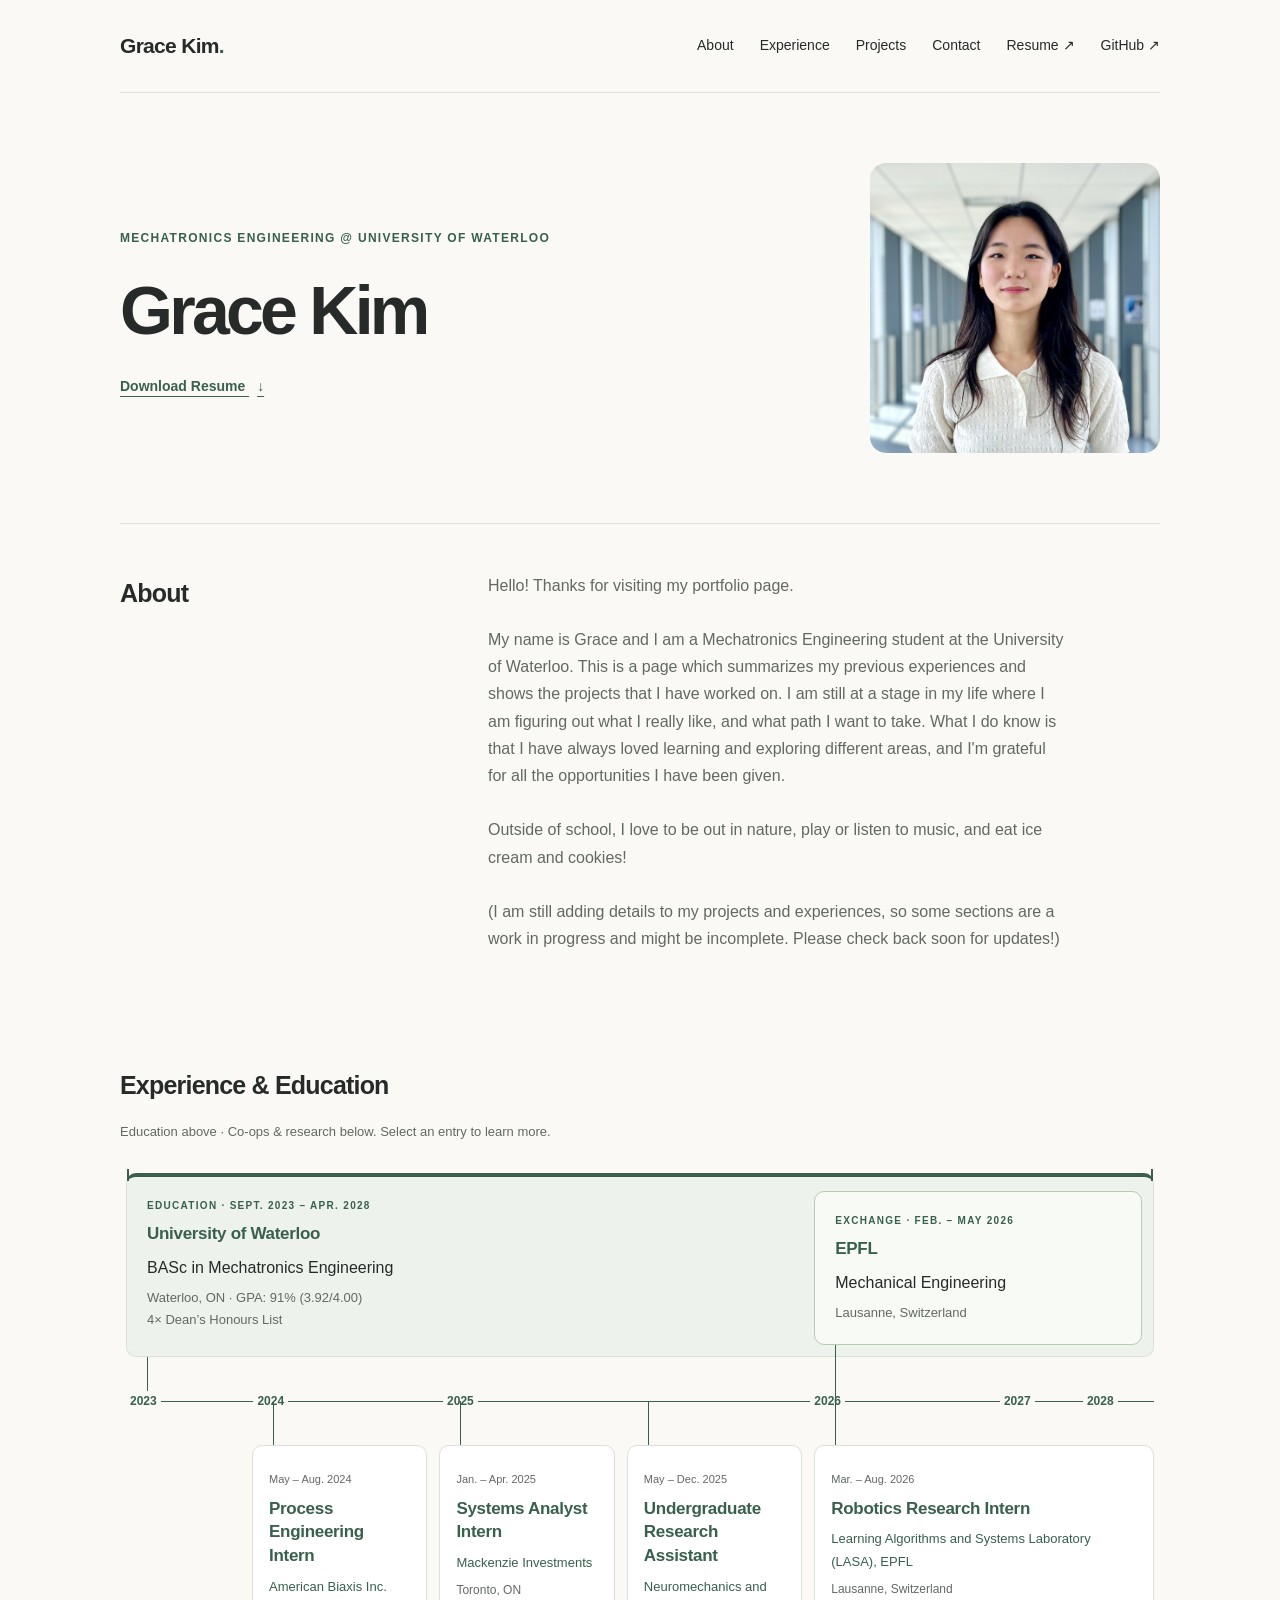
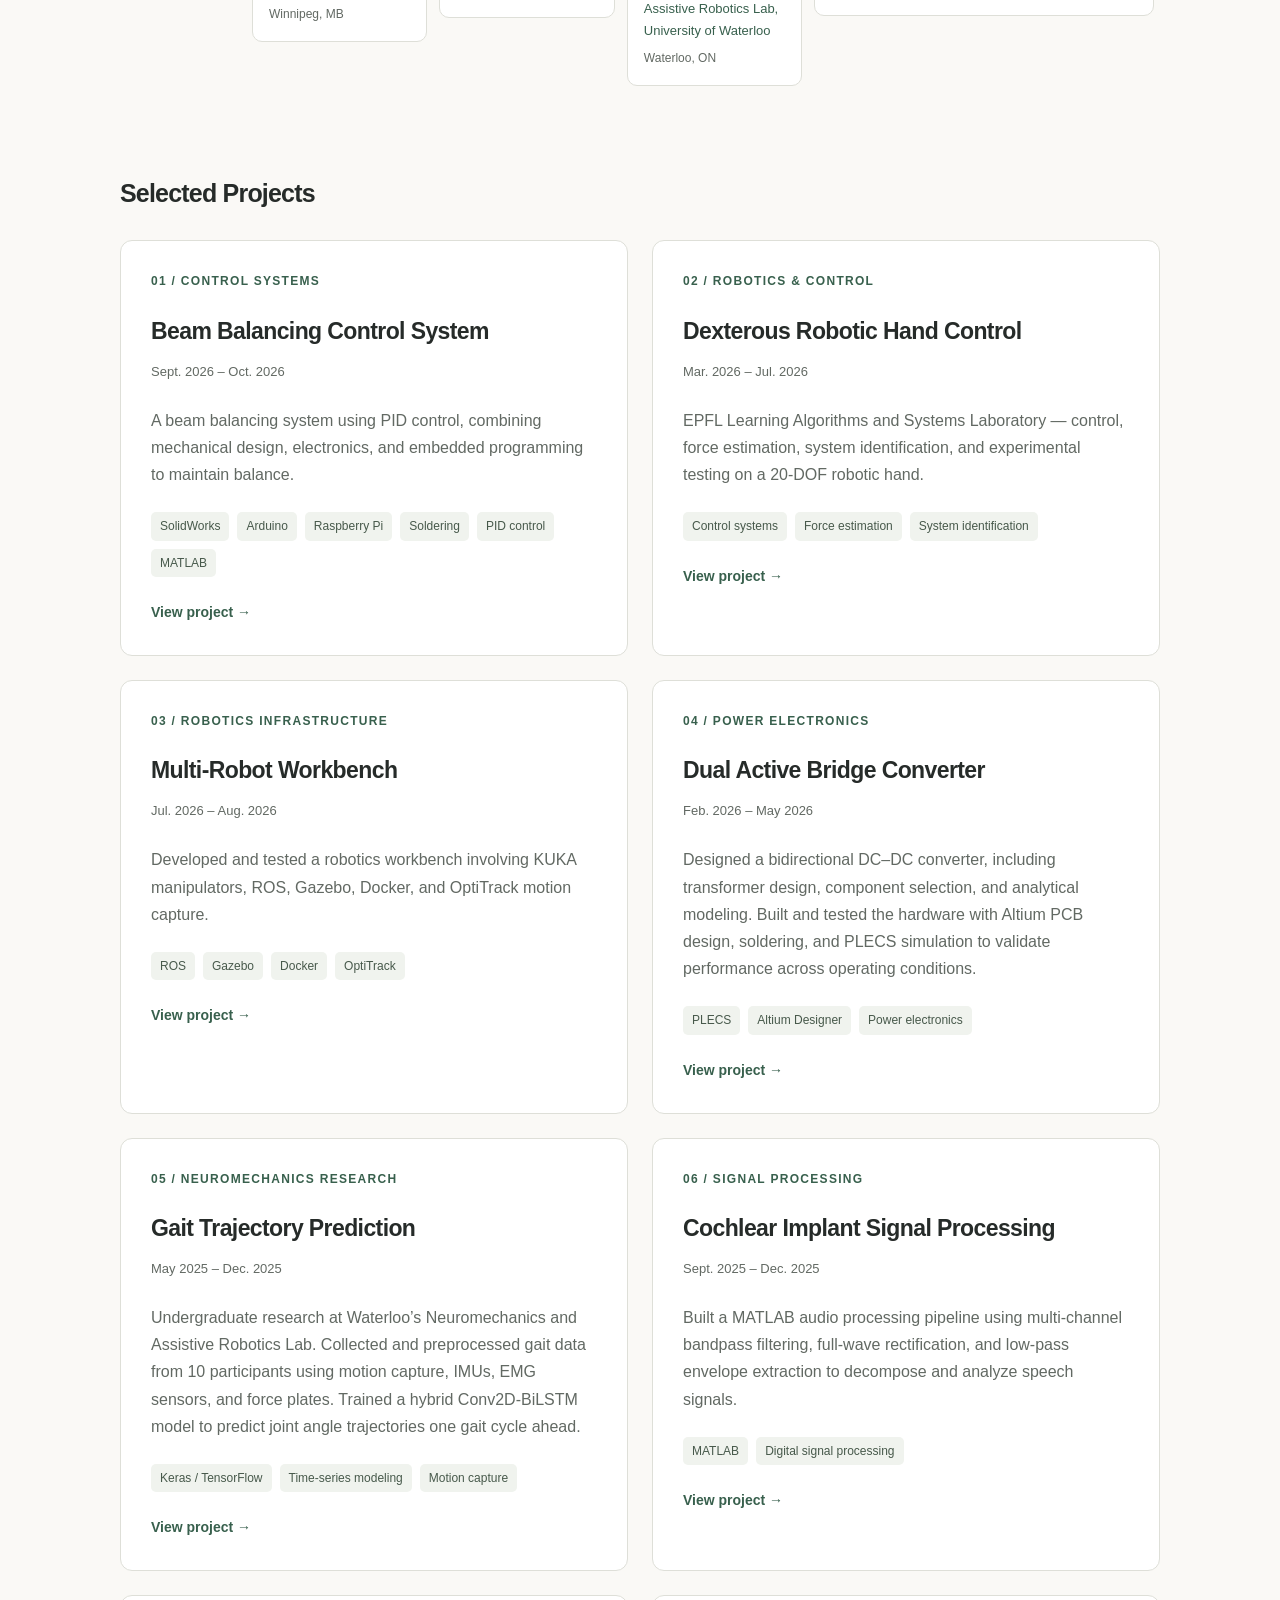
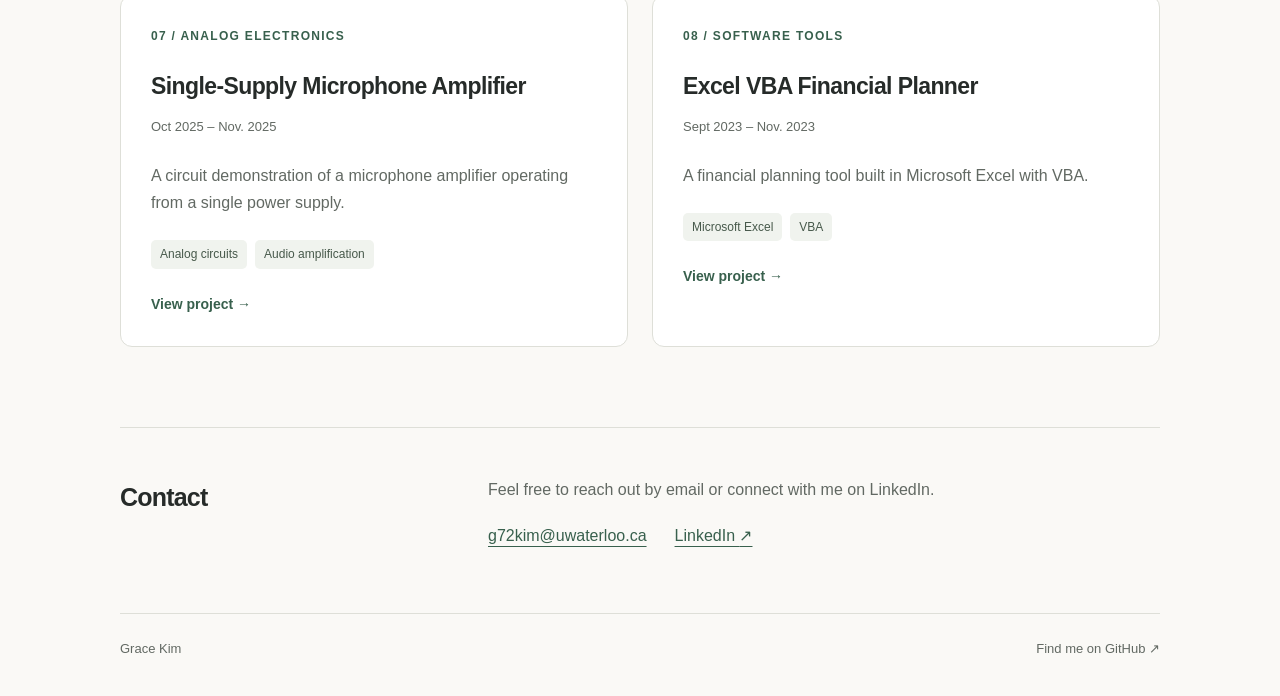
<file: index.html>
<!DOCTYPE html>
<html lang="en">

<head>
  <meta charset="UTF-8">
  <meta name="viewport" content="width=device-width, initial-scale=1.0">
  <title>Grace Kim</title>
  <meta name="description" content="Grace Kim — Mechatronics Engineering at the University of Waterloo. Selected work in robotics and control systems.">
  <link rel="stylesheet" href="styles.css?v=da6bd43">
</head>

<body>

  <a class="skip-link" href="#main">Skip to content</a>
  <header class="site-header">
    <a class="wordmark" href="#">Grace Kim<span aria-hidden="true">.</span></a>
    <nav aria-label="Main navigation">
      <a href="#about">About</a>
      <a href="#experience">Experience</a>
      <a href="#projects">Projects</a>
      <a href="#contact">Contact</a>
      <a href="assets/kim_grace_resume_2026.pdf" target="_blank" rel="noopener">Resume <span aria-hidden="true">↗</span></a>
      <a href="https://github.com/g72kim">GitHub <span aria-hidden="true">↗</span></a>
    </nav>
  </header>

  <main id="main">
    <section class="intro" aria-labelledby="intro-title">
      <div class="intro-text">
      <p class="eyebrow">Mechatronics Engineering @ University of Waterloo</p>
      <h1 id="intro-title">Grace Kim</h1>
      <!--p class="intro-description">Exploring my life and world ...  Here’s a selection of my work.</p-->
      <a class="text-link" href="assets/kim_grace_resume_2026.pdf" download>Download Resume <span aria-hidden="true">↓</span></a>
      </div>
      <img class="intro-photo" src="assets/profile.jpeg" alt="Grace Kim" width="240" height="240">
    </section>

    <section id="about" class="about">
      <h2>About</h2>

      <p>
        Hello! Thanks for visiting my portfolio page.
        <br>
        <br>
        My name is Grace and I am a Mechatronics Engineering student at the University of Waterloo.
        This is a page which summarizes my previous experiences and shows the projects that I have worked on.
        I am still at a stage in my life where I am figuring out what I really like, and what path I want to take.
        What I do know is that I have always loved learning and exploring different areas, and I'm grateful for all the opportunities I have been given.

        <br>
        <br>
        Outside of school, I love to be out in nature, play or listen to music, and eat ice cream and cookies!

        <br>
        <br>
        (I am still adding details to my projects and experiences, so some sections are a work in progress and might be incomplete. Please check back soon for updates!)

      </p>
    </section>

    <section id="experience" class="experience" aria-labelledby="experience-title">
      <div class="section-heading">
        <h2 id="experience-title">Experience &amp; Education</h2>
      </div>
      <p class="timeline-hint" id="timeline-help"><span class="timeline-desktop-hint">Education above · Co-ops &amp; research below.</span><span class="timeline-mobile-hint">Education on the left · Co-ops &amp; research on the right.</span> Select an entry to learn more.</p>
      <div class="timeline-scroll" role="region" aria-label="Education and co-op timeline, 2023 to 2028" aria-describedby="timeline-help">
        <div class="timeline">
          <div class="timeline-school waterloo">
            <span class="education-connector" aria-hidden="true"></span>
            <p class="eyebrow">Education · Sept. 2023 – Apr. 2028</p>
            <h3><a class="timeline-card-link" href="education/waterloo.html">University of Waterloo</a></h3>
            <p>BASc in Mechatronics Engineering</p>
            <p class="section-note">Waterloo, ON · GPA: 91% (3.92/4.00)<br>4× Dean’s Honours List</p>
          </div>
          <div class="timeline-school epfl">
            <span class="education-connector" aria-hidden="true"></span>
            <p class="eyebrow">Exchange · Feb. – May 2026</p>
            <h3><a class="timeline-card-link" href="education/epfl.html">EPFL</a></h3>
            <p>Mechanical Engineering</p>
            <p class="section-note">Lausanne, Switzerland</p>
          </div>
          <p class="degree-end">Waterloo degree · Apr. 2028</p>
          <div class="timeline-axis" aria-label="Years">
            <span>2023</span><span>2024</span><span>2025</span><span>2026</span><span>2027</span><span>2028</span>
          </div>
          <!-- Year groups share a grid; 2025 roles occupy separate term positions. -->
          <ol class="timeline-jobs jobs-2024" aria-label="2024 co-ops">
            <li class="timeline-card">
              <p class="experience-date">May – Aug. 2024</p>
              <h3><a class="timeline-card-link" href="experience/american-biaxis.html">Process Engineering Intern</a></h3>
              <p class="experience-company">American Biaxis Inc.</p>
              <p class="section-note">Winnipeg, MB</p>
            </li>
          </ol>
          <ol class="timeline-jobs jobs-2025" aria-label="2025 co-ops">
            <li class="timeline-card">
              <p class="experience-date">Jan. – Apr. 2025</p>
              <h3><a class="timeline-card-link" href="experience/mackenzie-investments.html">Systems Analyst Intern</a></h3>
              <p class="experience-company">Mackenzie Investments</p>
              <p class="section-note">Toronto, ON</p>
            </li>
            <li class="timeline-card">
              <p class="experience-date">May – Dec. 2025</p>
              <h3><a class="timeline-card-link" href="experience/waterloo-research.html">Undergraduate Research Assistant</a></h3>
              <p class="experience-company">Neuromechanics and Assistive Robotics Lab, University of Waterloo</p>
              <p class="section-note">Waterloo, ON</p>
            </li>
          </ol>
          <ol class="timeline-jobs jobs-2026" aria-label="2026 co-ops">
            <li class="timeline-card">
              <p class="experience-date">Mar. – Aug. 2026</p>
              <h3><a class="timeline-card-link" href="experience/epfl-research.html">Robotics Research Intern</a></h3>
              <p class="experience-company">Learning Algorithms and Systems Laboratory (LASA), EPFL</p>
              <p class="section-note">Lausanne, Switzerland</p>
            </li>
          </ol>
        </div>
      </div>
    </section>

    <section id="projects">
      <div class="section-heading">
        <h2>Selected Projects</h2>
      </div>

      <div class="project-grid">
      <!-- PROJECT: Copy one complete <article>...</article> block to add a project.
           Optional photo: <img class="project-image" src="assets/hand.jpg" alt="Describe what your project photo shows">
           Place the photo immediately inside the article, before project-content. -->
      <article class="project-card">
        <div class="project-content">
          <p class="eyebrow">01 / Control systems</p>
          <h3><a class="project-card-link" href="projects/beam-balancing.html">Beam Balancing Control System</a></h3>
          <p class="project-date">Sept. 2026 &ndash; Oct. 2026</p>
          <p>A beam balancing system using PID control, combining mechanical design, electronics, and embedded programming to maintain balance.</p>
          <!-- Add project details, technologies, and results when available. -->
          <ul class="tags" aria-label="Project skills and technologies">
            <li>SolidWorks</li><li>Arduino</li><li>Raspberry Pi</li><li>Soldering</li><li>PID control</li><li>MATLAB</li>
          </ul><span class="project-card-cta" aria-hidden="true">View project &rarr;</span>
        </div>
      </article>
      <article class="project-card">
        <div class="project-content">
        <p class="eyebrow">02 / Robotics &amp; control</p>
        <h3><a class="project-card-link" href="projects/robotic-hand.html">Dexterous Robotic Hand Control</a></h3>
        <p class="project-date">Mar. 2026 – Jul. 2026</p>
        <p>
          EPFL Learning Algorithms and Systems Laboratory — control,
          force estimation, system identification, and experimental testing
          on a 20-DOF robotic hand.
        </p>
        <ul class="tags" aria-label="Project topics">
          <li>Control systems</li><li>Force estimation</li><li>System identification</li>
        </ul><span class="project-card-cta" aria-hidden="true">View project →</span>
        </div>
      </article>

      <article class="project-card">
        <div class="project-content">
        <p class="eyebrow">03 / Robotics infrastructure</p>
        <h3><a class="project-card-link" href="projects/multi-robot-workbench.html">Multi-Robot Workbench</a></h3>
        <p class="project-date">Jul. 2026 – Aug. 2026</p>
        <p>
          Developed and tested a robotics workbench involving KUKA manipulators,
          ROS, Gazebo, Docker, and OptiTrack motion capture.
        </p>
        <ul class="tags" aria-label="Project technologies">
          <li>ROS</li><li>Gazebo</li><li>Docker</li><li>OptiTrack</li>
        </ul><span class="project-card-cta" aria-hidden="true">View project →</span>
        </div>
      </article>
      <article class="project-card">
        <div class="project-content">
          <p class="eyebrow">04 / Power electronics</p>
          <h3><a class="project-card-link" href="projects/dab-converter.html">Dual Active Bridge Converter</a></h3>
          <p class="project-date">Feb. 2026 – May 2026</p>
          <p>Designed a bidirectional DC–DC converter, including transformer design, component selection, and analytical modeling. Built and tested the hardware with Altium PCB design, soldering, and PLECS simulation to validate performance across operating conditions.</p>
          <ul class="tags" aria-label="Project technologies">
            <li>PLECS</li><li>Altium Designer</li><li>Power electronics</li>
          </ul><span class="project-card-cta" aria-hidden="true">View project →</span>
        </div>
      </article>
      <article class="project-card">
        <div class="project-content">
          <p class="eyebrow">05 / Neuromechanics research</p>
          <h3><a class="project-card-link" href="projects/gait-prediction.html">Gait Trajectory Prediction</a></h3>
          <p class="project-date">May 2025 – Dec. 2025</p>
          <p>Undergraduate research at Waterloo’s Neuromechanics and Assistive Robotics Lab. Collected and preprocessed gait data from 10 participants using motion capture, IMUs, EMG sensors, and force plates. Trained a hybrid Conv2D-BiLSTM model to predict joint angle trajectories one gait cycle ahead.</p>
          <ul class="tags" aria-label="Project technologies">
            <li>Keras / TensorFlow</li><li>Time-series modeling</li><li>Motion capture</li>
          </ul><span class="project-card-cta" aria-hidden="true">View project →</span>
        </div>
      </article>
      <article class="project-card">
        <div class="project-content">
          <p class="eyebrow">06 / Signal processing</p>
          <h3><a class="project-card-link" href="projects/cochlear-implant.html">Cochlear Implant Signal Processing</a></h3>
          <p class="project-date">Sept. 2025 – Dec. 2025</p>
          <p>Built a MATLAB audio processing pipeline using multi-channel bandpass filtering, full-wave rectification, and low-pass envelope extraction to decompose and analyze speech signals.</p>
          <ul class="tags" aria-label="Project technologies">
            <li>MATLAB</li><li>Digital signal processing</li>
          </ul><span class="project-card-cta" aria-hidden="true">View project →</span>
        </div>
      </article>
      <article class="project-card">
        <div class="project-content">
          <p class="eyebrow">07 / Analog electronics</p>
          <h3><a class="project-card-link" href="projects/microphone-amplifier.html">Single-Supply Microphone Amplifier</a></h3>
          <p class="project-date">Oct 2025 – Nov. 2025</p>
          <p>A circuit demonstration of a microphone amplifier operating from a single power supply.</p>
          <!-- Add circuit details, measurements, and a demo link when available. -->
          <ul class="tags" aria-label="Project topics">
            <li>Analog circuits</li><li>Audio amplification</li>
          </ul><span class="project-card-cta" aria-hidden="true">View project →</span>
        </div>
      </article>
      <article class="project-card">
        <div class="project-content">
          <p class="eyebrow">08 / Software tools</p>
          <h3><a class="project-card-link" href="projects/financial-planner.html">Excel VBA Financial Planner</a></h3>
          <p class="project-date">Sept 2023 – Nov. 2023</p>
          <p>A financial planning tool built in Microsoft Excel with VBA.</p>
          <!-- Add the planner's features, screenshots, and a file or demo link when available. -->
          <ul class="tags" aria-label="Project technologies">
            <li>Microsoft Excel</li><li>VBA</li>
          </ul><span class="project-card-cta" aria-hidden="true">View project →</span>
        </div>
      </article>
      </div>

    </section>



    <section id="contact" class="contact" aria-labelledby="contact-title">
      <h2 id="contact-title">Contact</h2>
      <div>
        <p>Feel free to reach out by email or connect with me on LinkedIn.</p>
        <ul class="contact-links">
          <li><a href="mailto:g72kim@uwaterloo.ca">g72kim@uwaterloo.ca</a></li>
          <li><a href="https://www.linkedin.com/in/gracekim3/">LinkedIn <span aria-hidden="true">↗</span></a></li>
        </ul>
      </div>
    </section>
  </main>
  <footer class="site-footer">
    <span>Grace Kim</span>
    <a href="https://github.com/g72kim">Find me on GitHub <span aria-hidden="true">↗</span></a>
  </footer>

</body>

</html>
</file>
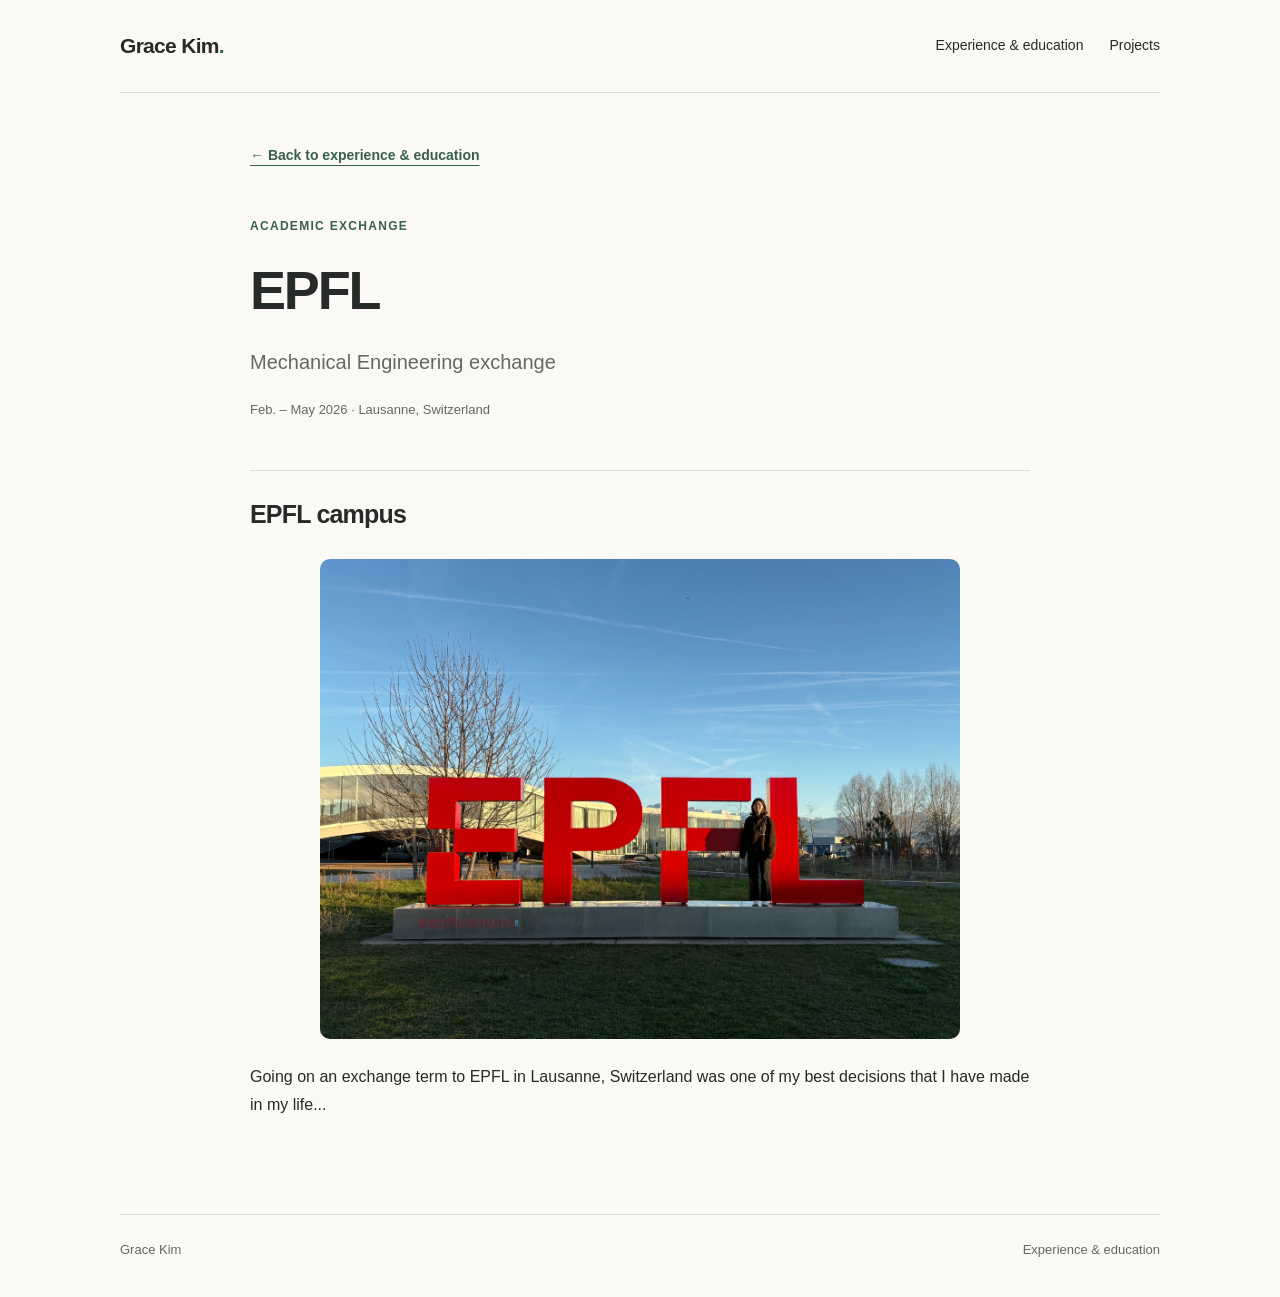
<file: education/epfl.html>
<!DOCTYPE html>
<html lang="en">
<head>
  <meta charset="UTF-8">
  <meta name="viewport" content="width=device-width, initial-scale=1.0">
  <title>EPFL | Grace Kim</title>
  <link rel="stylesheet" href="../styles.css">
</head>
<body>
  <a class="skip-link" href="#main">Skip to content</a>
  <header class="site-header">
    <a class="wordmark" href="../index.html">Grace Kim<span aria-hidden="true">.</span></a>
    <nav aria-label="Main navigation"><a href="../index.html#experience">Experience &amp; education</a><a href="../index.html#projects">Projects</a></nav>
  </header>
  <main id="main" class="project-detail">
    <a class="text-link" href="../index.html#experience">← Back to experience &amp; education</a>
    <section class="project-overview" aria-labelledby="detail-title">
      <p class="eyebrow">Academic exchange</p>
      <h1 id="detail-title">EPFL</h1>
      <p class="detail-organization">Mechanical Engineering exchange</p>
      <p class="project-date">Feb. – May 2026 · Lausanne, Switzerland</p>
    </section>
    <section class="project-attachments" aria-labelledby="campus-title">
      <h2 id="campus-title">EPFL campus</h2>
      <figure>
        <img class="detail-photo" src="../assets/epfl.jpeg" alt="EPFL campus sign in Lausanne, Switzerland">
      </figure>
      <p>Going on an exchange term to EPFL in Lausanne, Switzerland was one of my best decisions that I have made in my life...</p>
    </section>

  </main>
  <footer class="site-footer"><span>Grace Kim</span><a href="../index.html#experience">Experience &amp; education</a></footer>
</body>
</html>
</file>
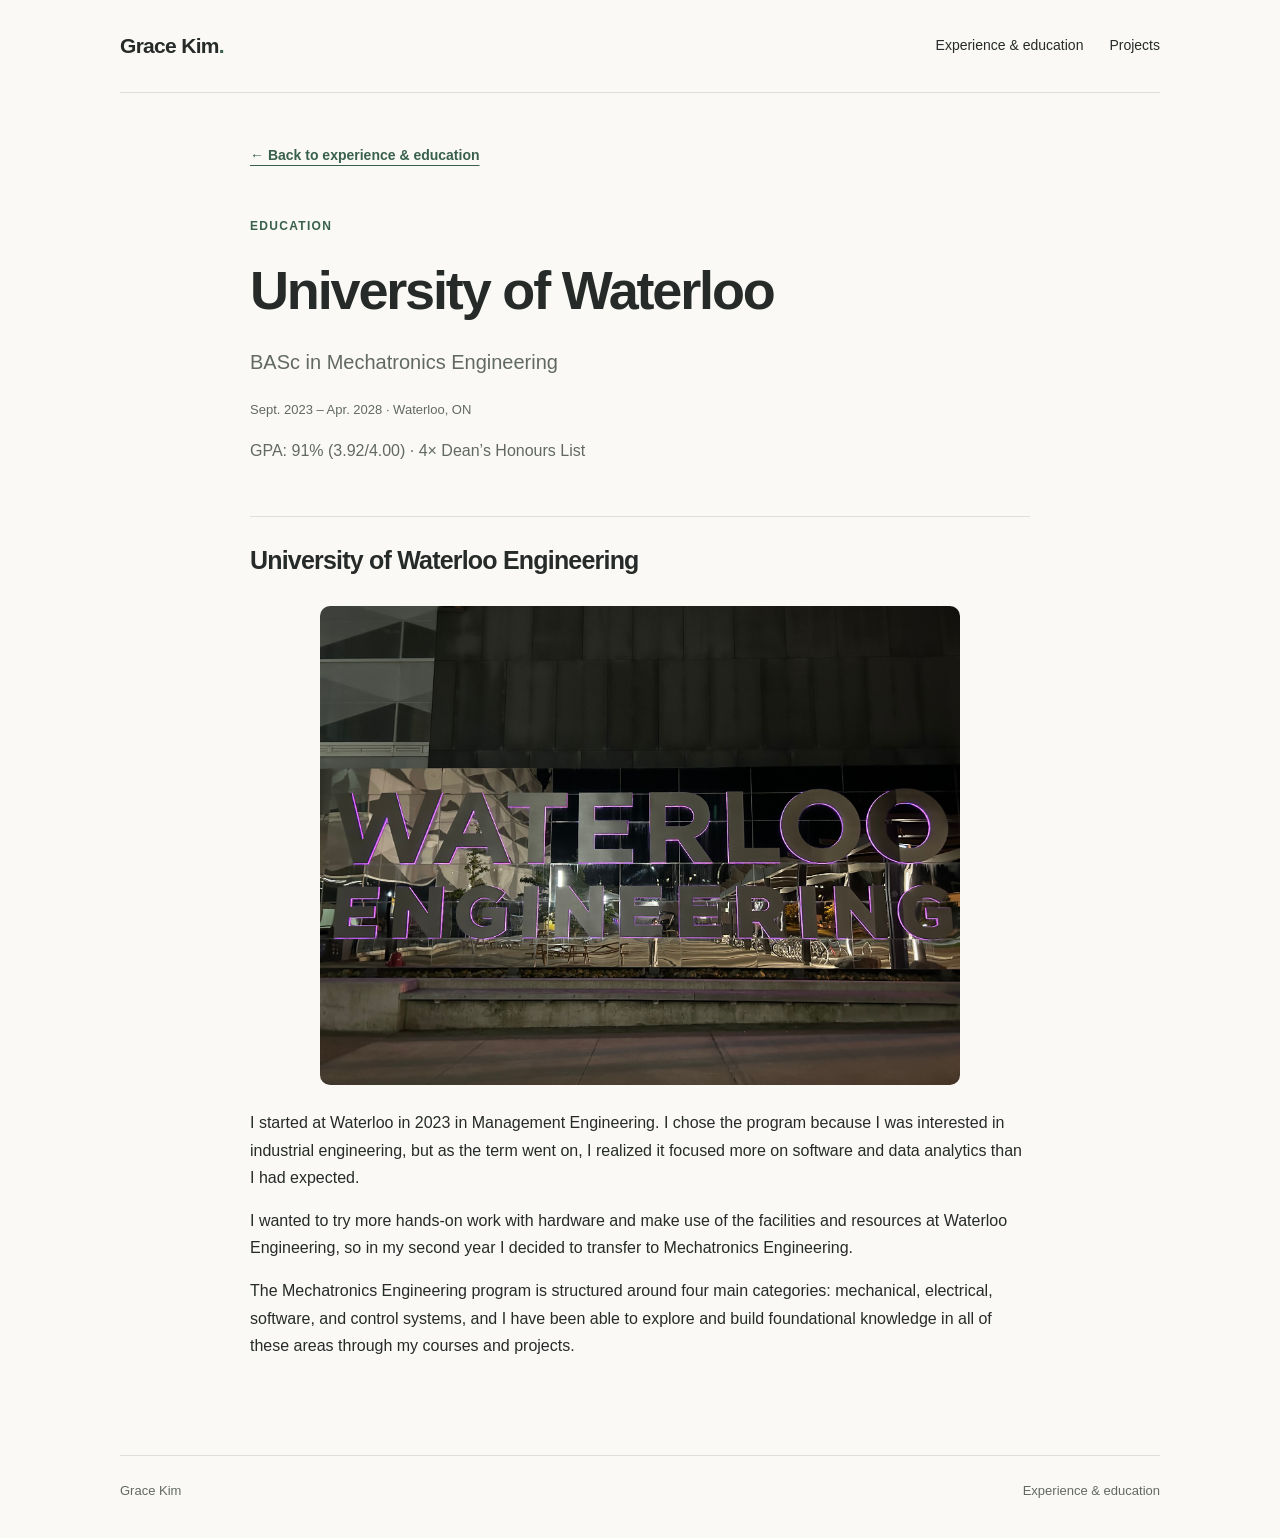
<file: education/waterloo.html>
<!DOCTYPE html>
<html lang="en">
<head>
  <meta charset="UTF-8">
  <meta name="viewport" content="width=device-width, initial-scale=1.0">
  <title>University of Waterloo | Grace Kim</title>
  <link rel="stylesheet" href="../styles.css">
</head>
<body>
  <a class="skip-link" href="#main">Skip to content</a>
  <header class="site-header">
    <a class="wordmark" href="../index.html">Grace Kim<span aria-hidden="true">.</span></a>
    <nav aria-label="Main navigation"><a href="../index.html#experience">Experience &amp; education</a><a href="../index.html#projects">Projects</a></nav>
  </header>
  <main id="main" class="project-detail">
    <a class="text-link" href="../index.html#experience">← Back to experience &amp; education</a>
    <section class="project-overview" aria-labelledby="detail-title">
      <p class="eyebrow">Education</p>
      <h1 id="detail-title">University of Waterloo</h1>
      <p class="detail-organization">BASc in Mechatronics Engineering</p>
      <p class="project-date">Sept. 2023 – Apr. 2028 · Waterloo, ON</p>
      <p>GPA: 91% (3.92/4.00) · 4× Dean’s Honours List</p>
    </section>
    <section class="project-attachments" aria-labelledby="campus-title">
      <h2 id="campus-title">University of Waterloo Engineering</h2>
      <figure>
        <img class="detail-photo" src="../assets/uw.jpeg" alt="Waterloo Engineering sign illuminated in purple at night">
      </figure>
      <p>I started at Waterloo in 2023 in Management Engineering. I chose the program because I was interested in industrial engineering,
        but as the term went on, I realized it focused more on software and data analytics than I had expected.
      </p>
      <p>I wanted to try more hands-on work with hardware and make use of the facilities and resources at Waterloo Engineering,
        so in my second year I decided to transfer to Mechatronics Engineering.
      </p>
      <p>The Mechatronics Engineering program is structured around four main categories: mechanical, electrical, software, and control systems,
        and I have been able to explore and build foundational knowledge in all of these areas through my courses and projects. 
      </p>
    </section>

  </main>
  <footer class="site-footer"><span>Grace Kim</span><a href="../index.html#experience">Experience &amp; education</a></footer>
</body>
</html>
</file>
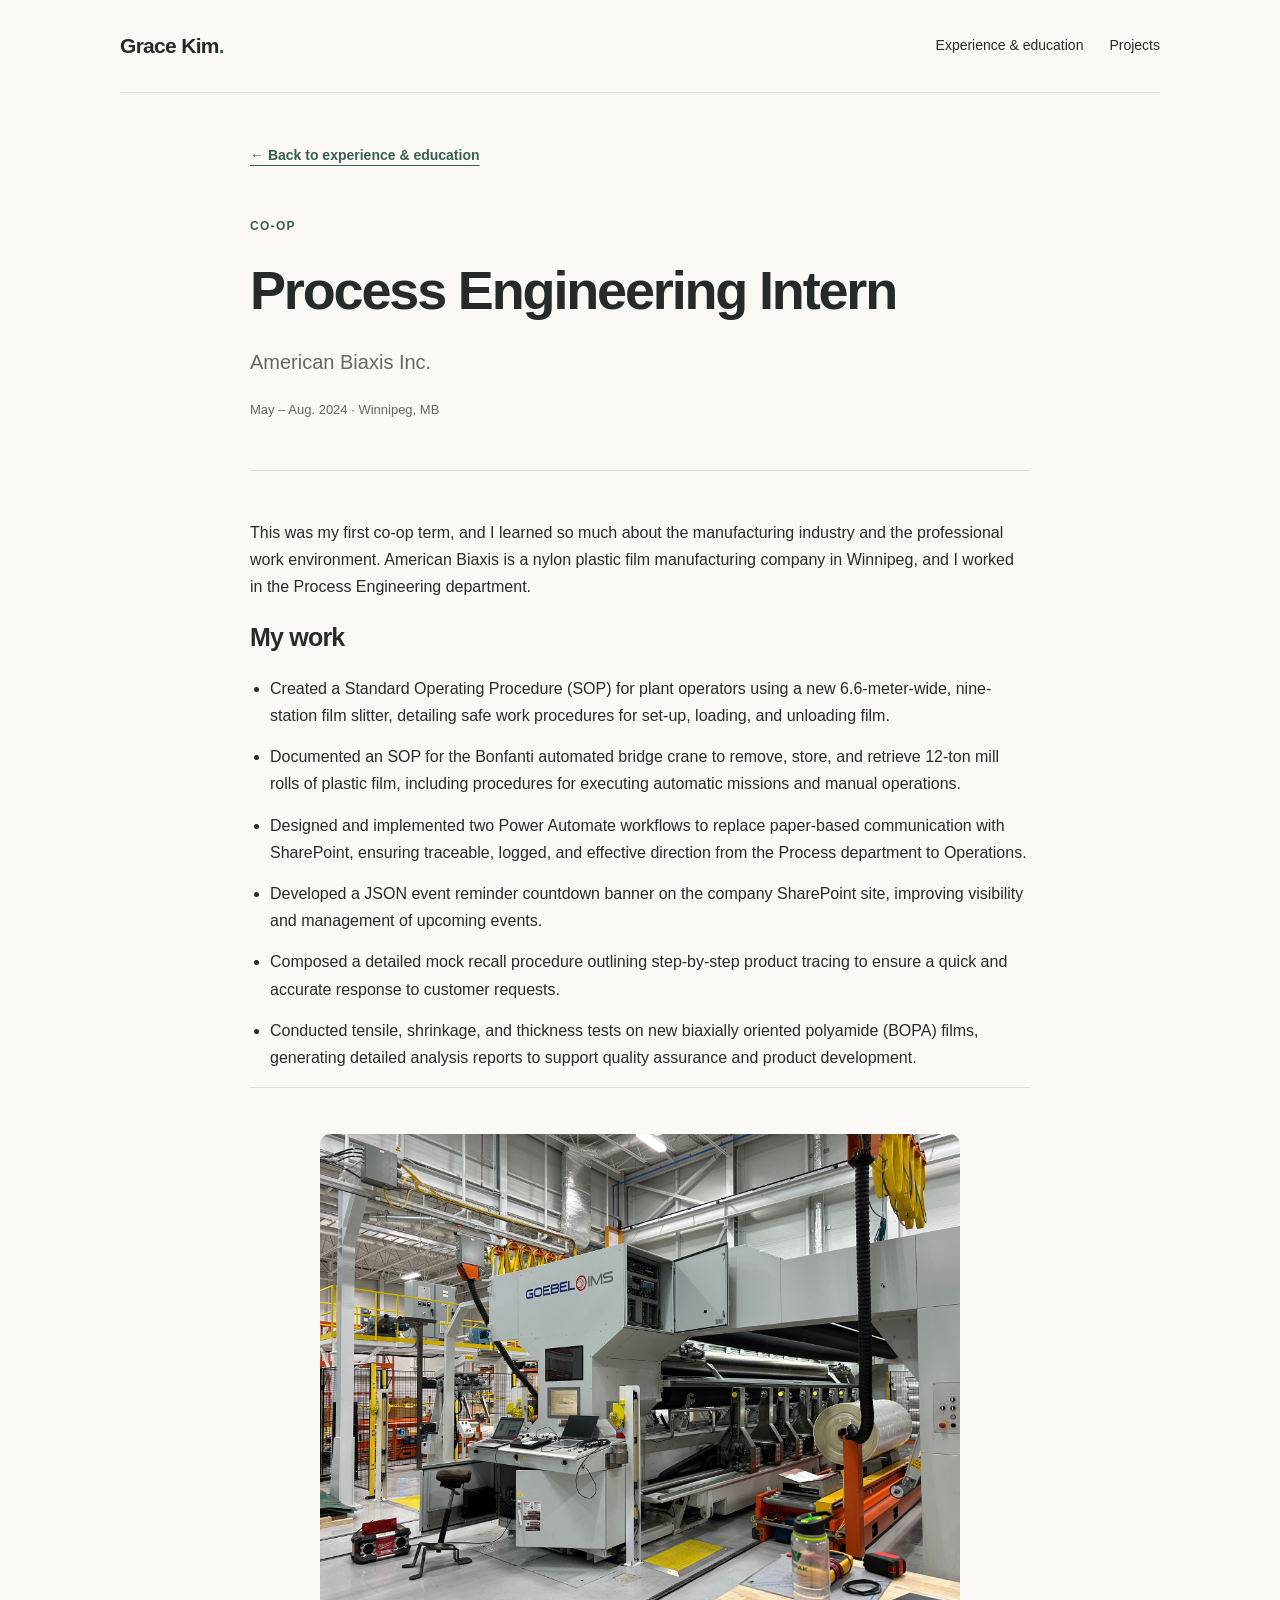
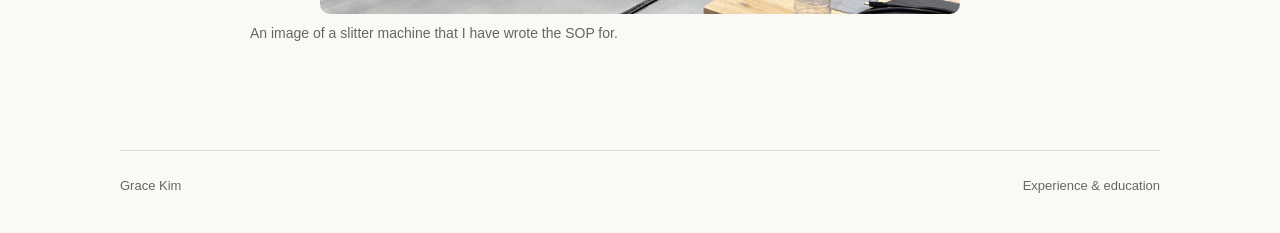
<file: experience/american-biaxis.html>
<!DOCTYPE html>
<html lang="en">
<head>
  <meta charset="UTF-8">
  <meta name="viewport" content="width=device-width, initial-scale=1.0">
  <title>Process Engineering Intern | Grace Kim</title>
  <link rel="stylesheet" href="../styles.css">
</head>
<body>
  <a class="skip-link" href="#main">Skip to content</a>
  <header class="site-header">
    <a class="wordmark" href="../index.html">Grace Kim<span aria-hidden="true">.</span></a>
    <nav aria-label="Main navigation"><a href="../index.html#experience">Experience &amp; education</a><a href="../index.html#projects">Projects</a></nav>
  </header>
  <main id="main" class="project-detail">
    <a class="text-link" href="../index.html#experience">← Back to experience &amp; education</a>
    <section class="project-overview" aria-labelledby="detail-title">
      <p class="eyebrow">Co-op</p>
      <h1 id="detail-title">Process Engineering Intern</h1>
      <p class="detail-organization">American Biaxis Inc.</p>
      <p class="project-date">May – Aug. 2024 · Winnipeg, MB</p>
    </section>
    <section class="detail-section" aria-labelledby="contributions-title">
      <p>This was my first co-op term, and I learned so much about the manufacturing industry and the professional work environment.
        American Biaxis is a nylon plastic film manufacturing company in Winnipeg, and I worked in the Process Engineering department.
      </p>
      <h2 id="contributions-title">My work</h2>
      <ul class="detail-list">
        <li>Created a Standard Operating Procedure (SOP) for plant operators using a new 6.6-meter-wide, nine-station film slitter, detailing safe work procedures for set-up, loading, and unloading film.</li>
        <li>Documented an SOP for the Bonfanti automated bridge crane to remove, store, and retrieve 12-ton mill rolls of plastic film, including procedures for executing automatic missions and manual operations.</li>
        <li>Designed and implemented two Power Automate workflows to replace paper-based communication with SharePoint, ensuring traceable, logged, and effective direction from the Process department to Operations.</li>
        <li>Developed a JSON event reminder countdown banner on the company SharePoint site, improving visibility and management of upcoming events.</li>
        <li>Composed a detailed mock recall procedure outlining step-by-step product tracing to ensure a quick and accurate response to customer requests.</li>
        <li>Conducted tensile, shrinkage, and thickness tests on new biaxially oriented polyamide (BOPA) films, generating detailed analysis reports to support quality assurance and product development.</li>
      </ul>
    </section>
    <section class="project-attachments" aria-label="Facility photo">
      <figure>
        <img class="detail-photo" src="../assets/abi.jpeg" alt="Manufacturing equipment inside the American Biaxis facility">
        <figcaption>An image of a slitter machine that I have wrote the SOP for.</figcaption>
      </figure>
    </section>

  </main>
  <footer class="site-footer"><span>Grace Kim</span><a href="../index.html#experience">Experience &amp; education</a></footer>
</body>
</html>
</file>
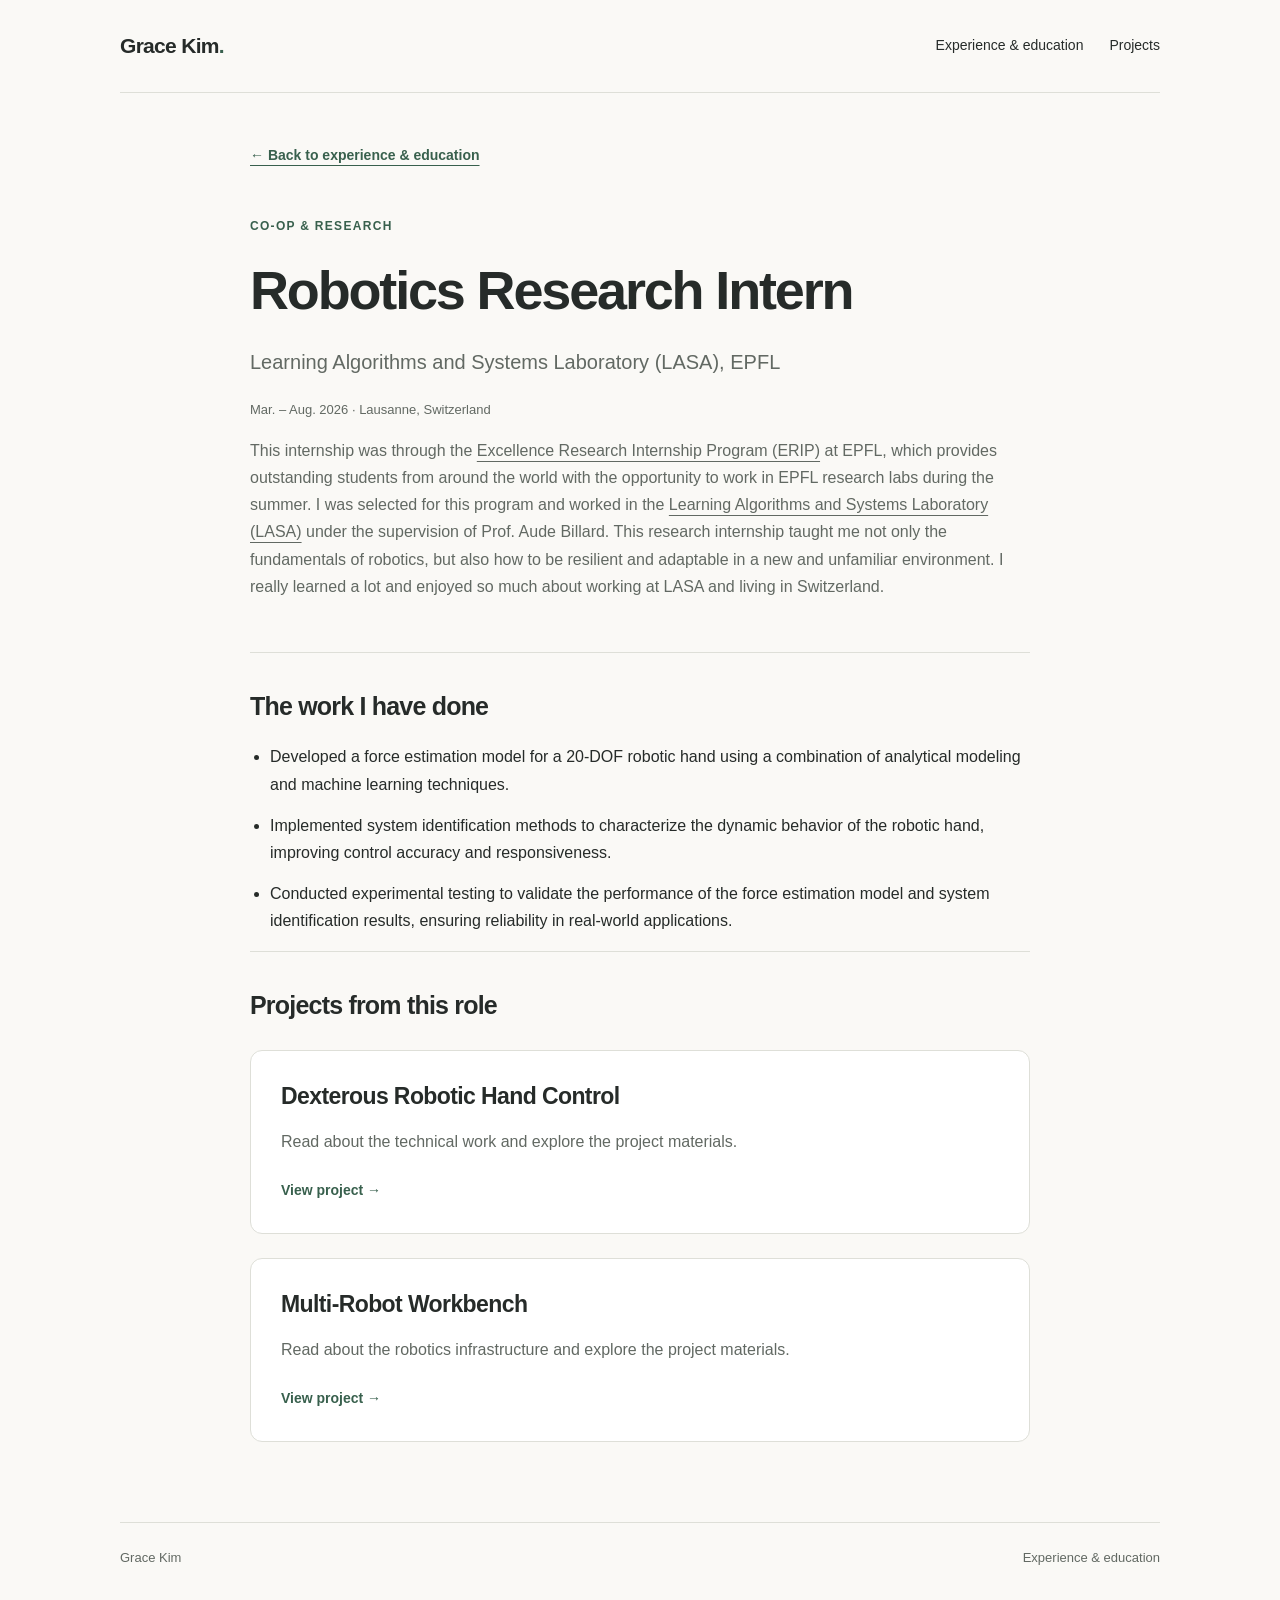
<file: experience/epfl-research.html>
<!DOCTYPE html>
<html lang="en">
<head>
  <meta charset="UTF-8">
  <meta name="viewport" content="width=device-width, initial-scale=1.0">
  <title>Robotics Research Intern | Grace Kim</title>
  <link rel="stylesheet" href="../styles.css">
</head>
<body>
  <a class="skip-link" href="#main">Skip to content</a>
  <header class="site-header">
    <a class="wordmark" href="../index.html">Grace Kim<span aria-hidden="true">.</span></a>
    <nav aria-label="Main navigation"><a href="../index.html#experience">Experience &amp; education</a><a href="../index.html#projects">Projects</a></nav>
  </header>
  <main id="main" class="project-detail">
    <a class="text-link" href="../index.html#experience">← Back to experience &amp; education</a>
    <section class="project-overview" aria-labelledby="detail-title">
      <p class="eyebrow">Co-op & Research</p>
      <h1 id="detail-title">Robotics Research Intern</h1>
      <p class="detail-organization">Learning Algorithms and Systems Laboratory (LASA), EPFL</p>
      <p class="project-date">Mar. – Aug. 2026 · Lausanne, Switzerland</p>
      <p>This internship was through the <a href="https://www.epfl.ch/education/international/en/coming-to-epfl/research-internships/" target="_blank" rel="noopener noreferrer">Excellence Research Internship Program (ERIP)</a> 
        at EPFL, which provides outstanding students from around the world with the opportunity to work in EPFL research labs during the summer. I was selected for this program and worked in the 
        <a href="https://www.epfl.ch/labs/lasa/" target="_blank" rel="noopener noreferrer">Learning Algorithms and Systems Laboratory (LASA)</a> 
        under the supervision of Prof. Aude Billard. 
        This research internship taught me not only the fundamentals of robotics,
        but also how to be resilient and adaptable in a new and unfamiliar environment.
        I really learned a lot and enjoyed so much about working at LASA and living in Switzerland.</p>
    </section>
    <section class="detail-section" aria-labelledby="contributions-title">
      <h2 id="contributions-title">The work I have done</h2>
      <ul class="detail-list">
        <li>Developed a force estimation model for a 20-DOF robotic hand using a combination of analytical modeling and machine learning techniques.</li>
        <li>Implemented system identification methods to characterize the dynamic behavior of the robotic hand, improving control accuracy and responsiveness.</li>
        <li>Conducted experimental testing to validate the performance of the force estimation model and system identification results, ensuring reliability in real-world applications.</li>
      </ul>
    </section>

    <section class="detail-section" aria-labelledby="related-title">
      <h2 id="related-title">Projects from this role</h2>
      <div class="related-projects">
        <article class="project-card">
          <div class="project-content">
            <h3><a class="project-card-link" href="../projects/robotic-hand.html">Dexterous Robotic Hand Control</a></h3>
            <p>Read about the technical work and explore the project materials.</p>
            <span class="project-card-cta" aria-hidden="true">View project →</span>
          </div>
        </article>
        <article class="project-card">
          <div class="project-content">
            <h3><a class="project-card-link" href="../projects/multi-robot-workbench.html">Multi-Robot Workbench</a></h3>
            <p>Read about the robotics infrastructure and explore the project materials.</p>
            <span class="project-card-cta" aria-hidden="true">View project →</span>
          </div>
        </article>
      </div>
    </section>
  </main>
  <footer class="site-footer"><span>Grace Kim</span><a href="../index.html#experience">Experience &amp; education</a></footer>
</body>
</html>
</file>
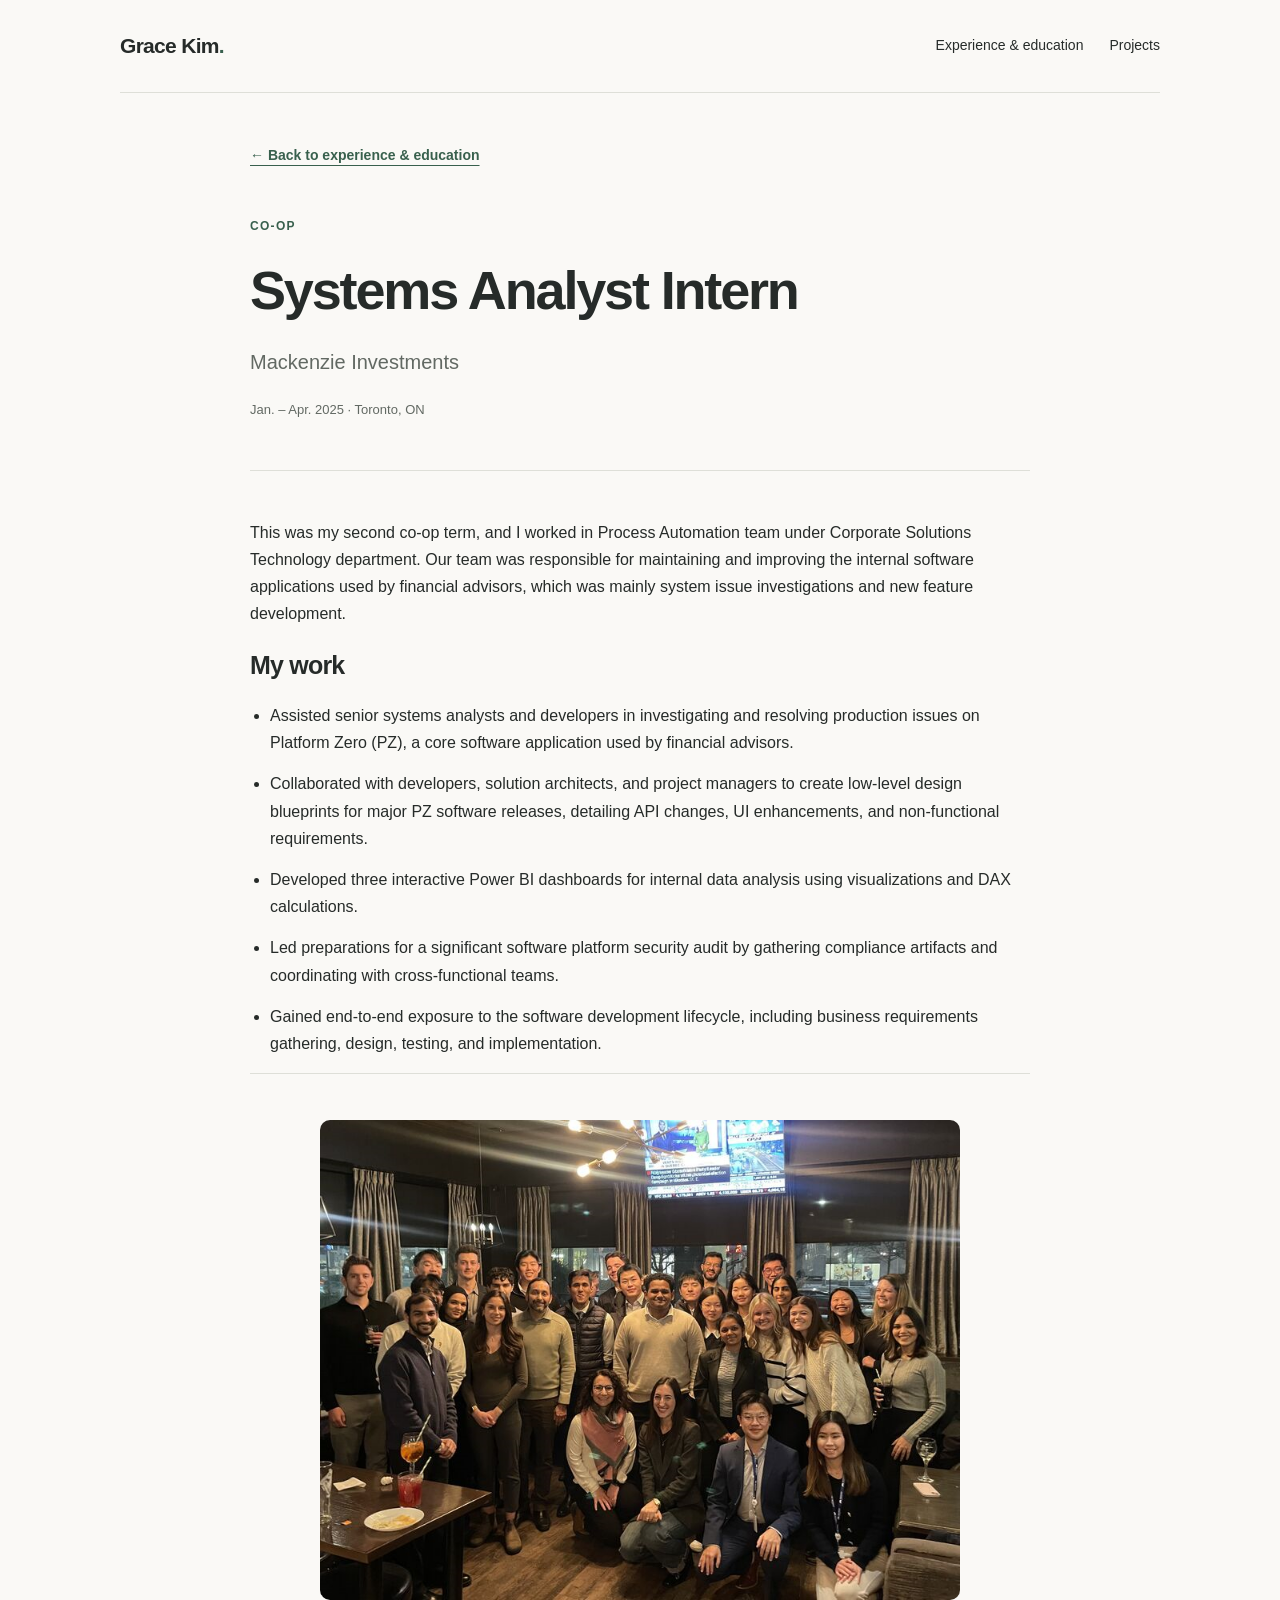
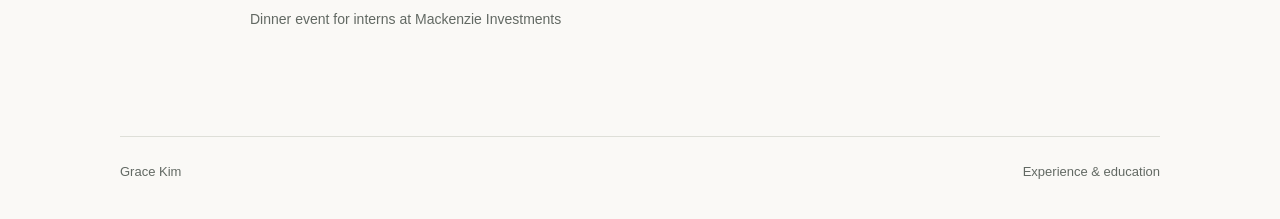
<file: experience/mackenzie-investments.html>
<!DOCTYPE html>
<html lang="en">
<head>
  <meta charset="UTF-8">
  <meta name="viewport" content="width=device-width, initial-scale=1.0">
  <title>Systems Analyst Intern | Grace Kim</title>
  <link rel="stylesheet" href="../styles.css">
</head>
<body>
  <a class="skip-link" href="#main">Skip to content</a>
  <header class="site-header">
    <a class="wordmark" href="../index.html">Grace Kim<span aria-hidden="true">.</span></a>
    <nav aria-label="Main navigation"><a href="../index.html#experience">Experience &amp; education</a><a href="../index.html#projects">Projects</a></nav>
  </header>
  <main id="main" class="project-detail">
    <a class="text-link" href="../index.html#experience">← Back to experience &amp; education</a>
    <section class="project-overview" aria-labelledby="detail-title">
      <p class="eyebrow">Co-op</p>
      <h1 id="detail-title">Systems Analyst Intern</h1>
      <p class="detail-organization">Mackenzie Investments</p>
      <p class="project-date">Jan. – Apr. 2025 · Toronto, ON</p>
    </section>
    <section class="detail-section" aria-labelledby="contributions-title">
    <p>This was my second co-op term, and I worked in Process Automation team under Corporate Solutions Technology department.
      Our team was responsible for maintaining and improving the internal software applications used by financial advisors, 
      which was mainly system issue investigations and new feature development.
    </p>

      <h2 id="contributions-title">My work</h2>
      <ul class="detail-list">
        <li>Assisted senior systems analysts and developers in investigating and resolving production issues on Platform Zero (PZ), a core software application used by financial advisors.</li>
        <li>Collaborated with developers, solution architects, and project managers to create low-level design blueprints for major PZ software releases, detailing API changes, UI enhancements, and non-functional requirements.</li>
        <li>Developed three interactive Power BI dashboards for internal data analysis using visualizations and DAX calculations.</li>
        <li>Led preparations for a significant software platform security audit by gathering compliance artifacts and coordinating with cross-functional teams.</li>
        <li>Gained end-to-end exposure to the software development lifecycle, including business requirements gathering, design, testing, and implementation.</li>
      </ul>
    </section>
    <section class="project-attachments" aria-label="Mackenzie Investments photo">
      <figure>
        <img class="detail-photo" src="../assets/mackenzie2.PNG" alt="Mackenzie Investments colleagues gathered for a team event">
        <figcaption>Dinner event for interns at Mackenzie Investments</figcaption>
      </figure>
    </section>

  </main>
  <footer class="site-footer"><span>Grace Kim</span><a href="../index.html#experience">Experience &amp; education</a></footer>
</body>
</html>
</file>
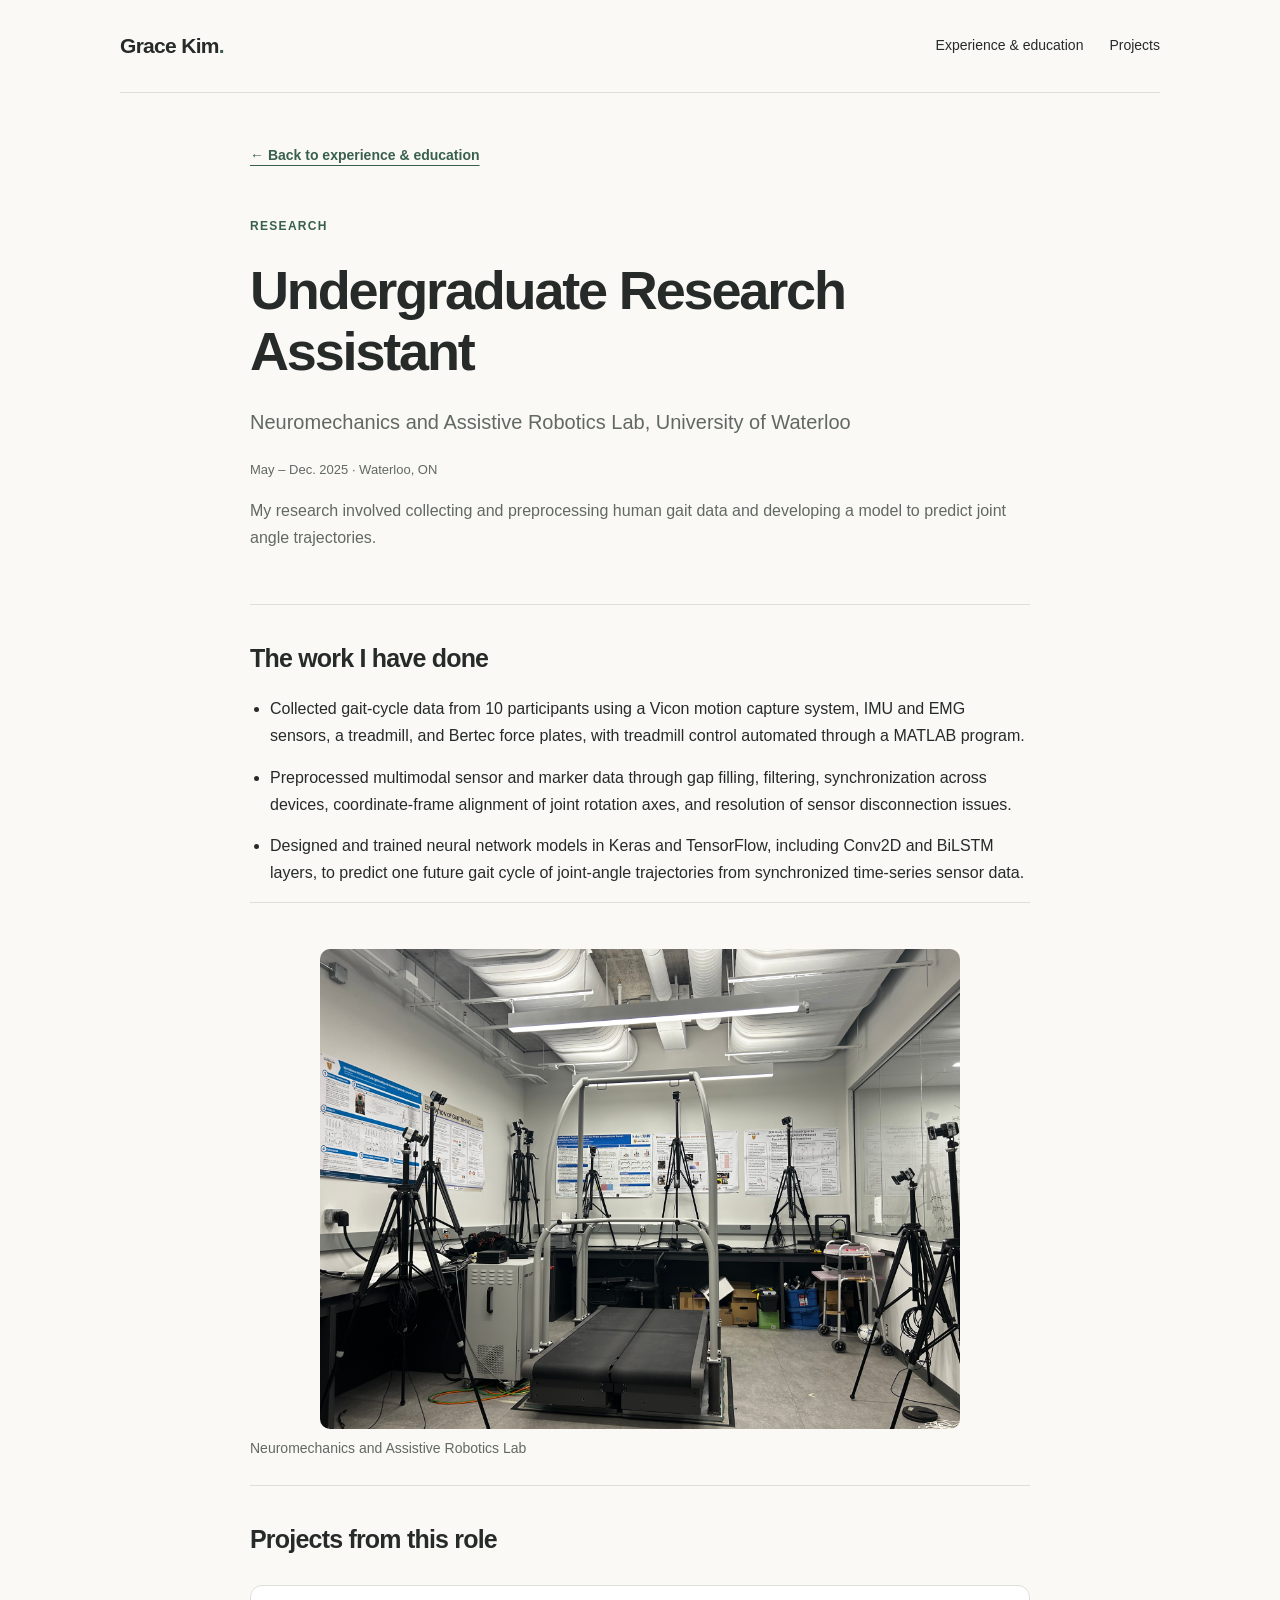
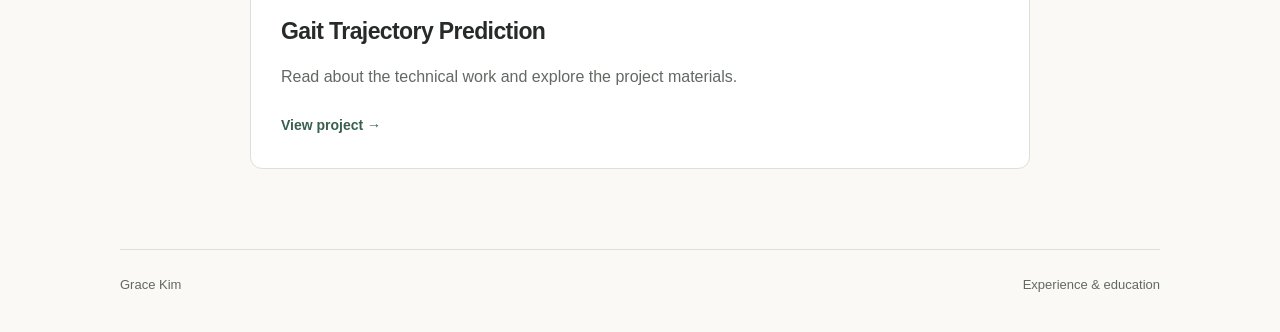
<file: experience/waterloo-research.html>
<!DOCTYPE html>
<html lang="en">
<head>
  <meta charset="UTF-8">
  <meta name="viewport" content="width=device-width, initial-scale=1.0">
  <title>Undergraduate Research Assistant | Grace Kim</title>
  <link rel="stylesheet" href="../styles.css">
</head>
<body>
  <a class="skip-link" href="#main">Skip to content</a>
  <header class="site-header">
    <a class="wordmark" href="../index.html">Grace Kim<span aria-hidden="true">.</span></a>
    <nav aria-label="Main navigation"><a href="../index.html#experience">Experience &amp; education</a><a href="../index.html#projects">Projects</a></nav>
  </header>
  <main id="main" class="project-detail">
    <a class="text-link" href="../index.html#experience">← Back to experience &amp; education</a>
    <section class="project-overview" aria-labelledby="detail-title">
      <p class="eyebrow">Research</p>
      <h1 id="detail-title">Undergraduate Research Assistant</h1>
      <p class="detail-organization">Neuromechanics and Assistive Robotics Lab, University of Waterloo</p>
      <p class="project-date">May – Dec. 2025 · Waterloo, ON</p>
      <p>My research involved collecting and preprocessing human gait data and developing a model to predict joint angle trajectories.</p>
    </section>
    <section class="detail-section" aria-labelledby="contributions-title">
      <h2 id="contributions-title">The work I have done</h2>
      <ul class="detail-list">
        <li>Collected gait-cycle data from 10 participants using a Vicon motion capture system, IMU and EMG sensors, a treadmill, and Bertec force plates, with treadmill control automated through a MATLAB program.</li>
        <li>Preprocessed multimodal sensor and marker data through gap filling, filtering, synchronization across devices, coordinate-frame alignment of joint rotation axes, and resolution of sensor disconnection issues.</li>
        <li>Designed and trained neural network models in Keras and TensorFlow, including Conv2D and BiLSTM layers, to predict one future gait cycle of joint-angle trajectories from synchronized time-series sensor data.</li>
      </ul>
    </section>
    <section class="project-attachments" aria-label="Research laboratory photo">
      <figure>
        <img class="detail-photo" src="../assets/ura.jpeg" alt="Gait analysis laboratory with motion capture cameras, a treadmill, and research posters">
        <figcaption>Neuromechanics and Assistive Robotics Lab</figcaption>
      </figure>
    </section>
    <section class="detail-section" aria-labelledby="related-title">
      <h2 id="related-title">Projects from this role</h2>
      <div class="related-projects">
        <article class="project-card">
          <div class="project-content">
            <h3><a class="project-card-link" href="../projects/gait-prediction.html">Gait Trajectory Prediction</a></h3>
            <p>Read about the technical work and explore the project materials.</p>
            <span class="project-card-cta" aria-hidden="true">View project →</span>
          </div>
        </article>
      </div>
    </section>
  </main>
  <footer class="site-footer"><span>Grace Kim</span><a href="../index.html#experience">Experience &amp; education</a></footer>
</body>
</html>
</file>
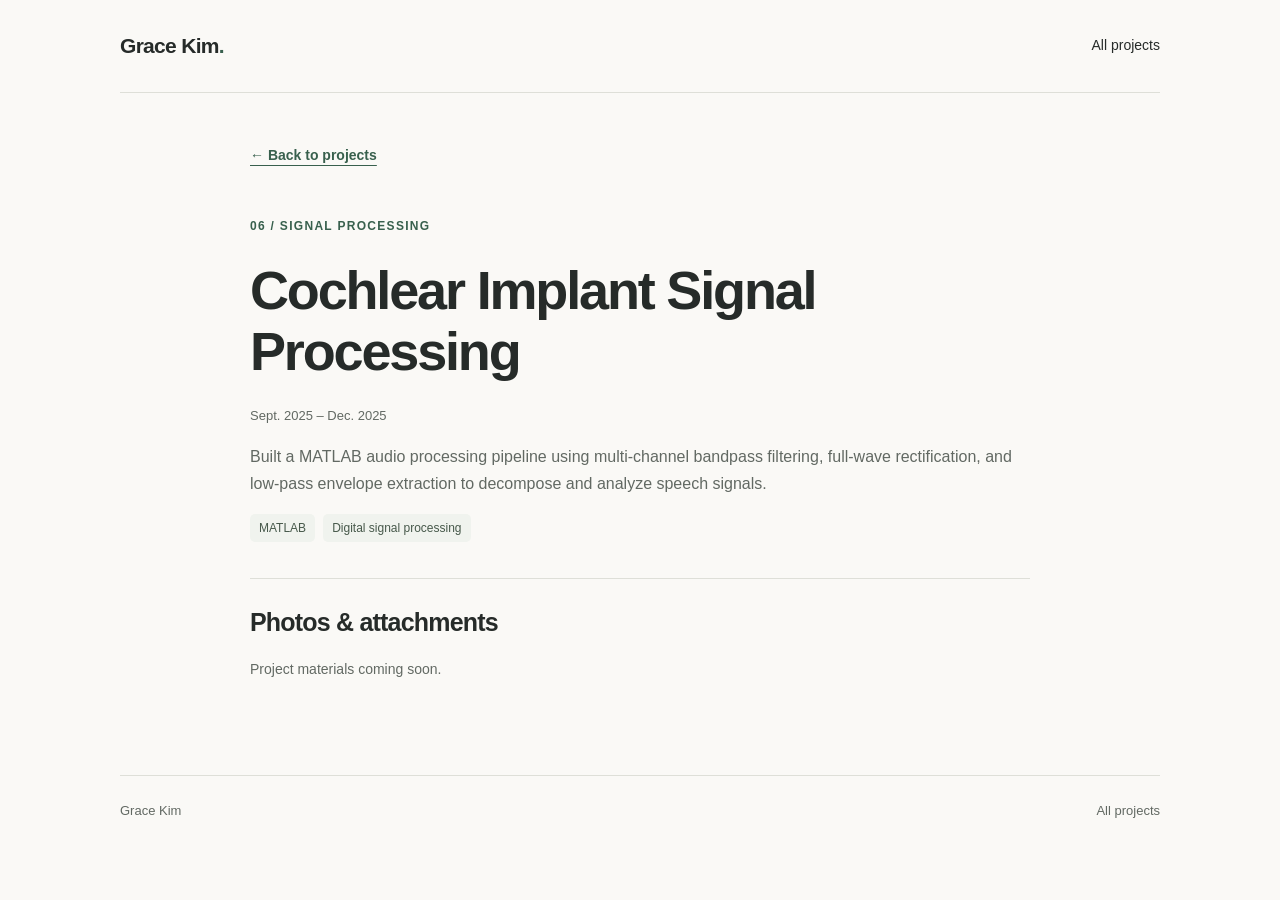
<file: projects/cochlear-implant.html>
<!DOCTYPE html>
<html lang="en">
<head>
  <meta charset="UTF-8">
  <meta name="viewport" content="width=device-width, initial-scale=1.0">
  <title>Cochlear Implant Signal Processing | Grace Kim</title>
  <link rel="stylesheet" href="../styles.css">
</head>
<body>
  <a class="skip-link" href="#main">Skip to content</a>
  <header class="site-header">
    <a class="wordmark" href="../index.html">Grace Kim<span aria-hidden="true">.</span></a>
    <nav aria-label="Main navigation"><a href="../index.html#projects">All projects</a></nav>
  </header>
  <main id="main" class="project-detail">
    <a class="text-link" href="../index.html#projects">← Back to projects</a>
    <section class="project-overview" aria-label="Project overview">

          <p class="eyebrow">06 / Signal processing</p>
          <h1>Cochlear Implant Signal Processing</h1>
          <p class="project-date">Sept. 2025 – Dec. 2025</p>
          <p>Built a MATLAB audio processing pipeline using multi-channel bandpass filtering, full-wave rectification, and low-pass envelope extraction to decompose and analyze speech signals.</p>
          <ul class="tags" aria-label="Project technologies">
            <li>MATLAB</li><li>Digital signal processing</li>
          </ul>
        
    </section>
    <!-- Add more sections here for your process, contribution, and results. -->
    <section class="project-attachments" aria-labelledby="attachments-title">
      <h2 id="attachments-title">Photos &amp; attachments</h2>
      <p class="attachment-empty">Project materials coming soon.</p>
      <!-- ADD ATTACHMENTS HERE. Copy examples from README.md.
           Files for this project belong in assets/projects/cochlear-implant/.
           From this page, use paths starting with ../assets/projects/cochlear-implant/.
           Remove the "Project materials coming soon" paragraph after adding files.
      -->
    </section>
  </main>
  <footer class="site-footer"><span>Grace Kim</span><a href="../index.html#projects">All projects</a></footer>
</body>
</html>
</file>
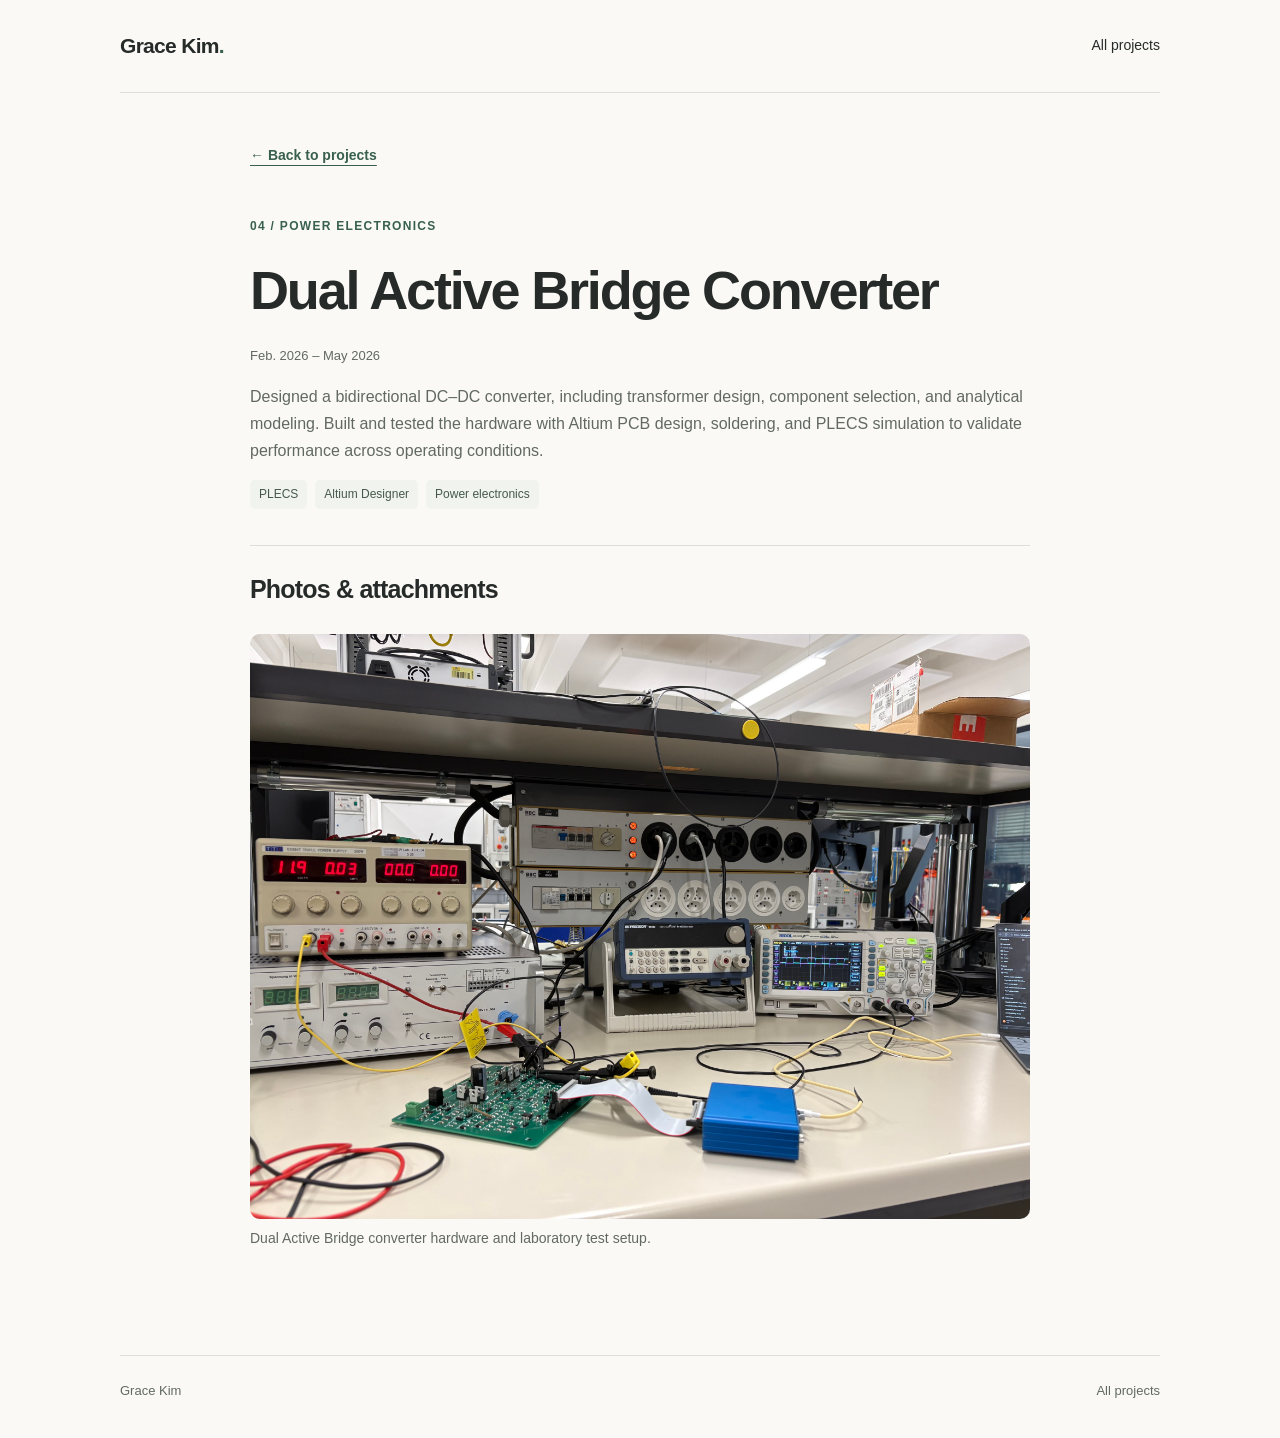
<file: projects/dab-converter.html>
<!DOCTYPE html>
<html lang="en">
<head>
  <meta charset="UTF-8">
  <meta name="viewport" content="width=device-width, initial-scale=1.0">
  <title>Dual Active Bridge Converter | Grace Kim</title>
  <link rel="stylesheet" href="../styles.css">
</head>
<body>
  <a class="skip-link" href="#main">Skip to content</a>
  <header class="site-header">
    <a class="wordmark" href="../index.html">Grace Kim<span aria-hidden="true">.</span></a>
    <nav aria-label="Main navigation"><a href="../index.html#projects">All projects</a></nav>
  </header>
  <main id="main" class="project-detail">
    <a class="text-link" href="../index.html#projects">← Back to projects</a>
    <section class="project-overview" aria-label="Project overview">

          <p class="eyebrow">04 / Power electronics</p>
          <h1>Dual Active Bridge Converter</h1>
          <p class="project-date">Feb. 2026 – May 2026</p>
          <p>Designed a bidirectional DC–DC converter, including transformer design, component selection, and analytical modeling. Built and tested the hardware with Altium PCB design, soldering, and PLECS simulation to validate performance across operating conditions.</p>
          <ul class="tags" aria-label="Project technologies">
            <li>PLECS</li><li>Altium Designer</li><li>Power electronics</li>
          </ul>
        
    </section>
    <!-- Add more sections here for your process, contribution, and results. -->
    <section class="project-attachments" aria-labelledby="attachments-title">
      <h2 id="attachments-title">Photos &amp; attachments</h2>
      <figure>
        <img src="../assets/projects/dab-converter/IMG_5873.jpeg" alt="Dual Active Bridge converter circuit board connected to test equipment on a laboratory workbench" width="5712" height="4284" loading="lazy">
        <figcaption>Dual Active Bridge converter hardware and laboratory test setup.</figcaption>
      </figure>
    </section>
  </main>
  <footer class="site-footer"><span>Grace Kim</span><a href="../index.html#projects">All projects</a></footer>
</body>
</html>
</file>
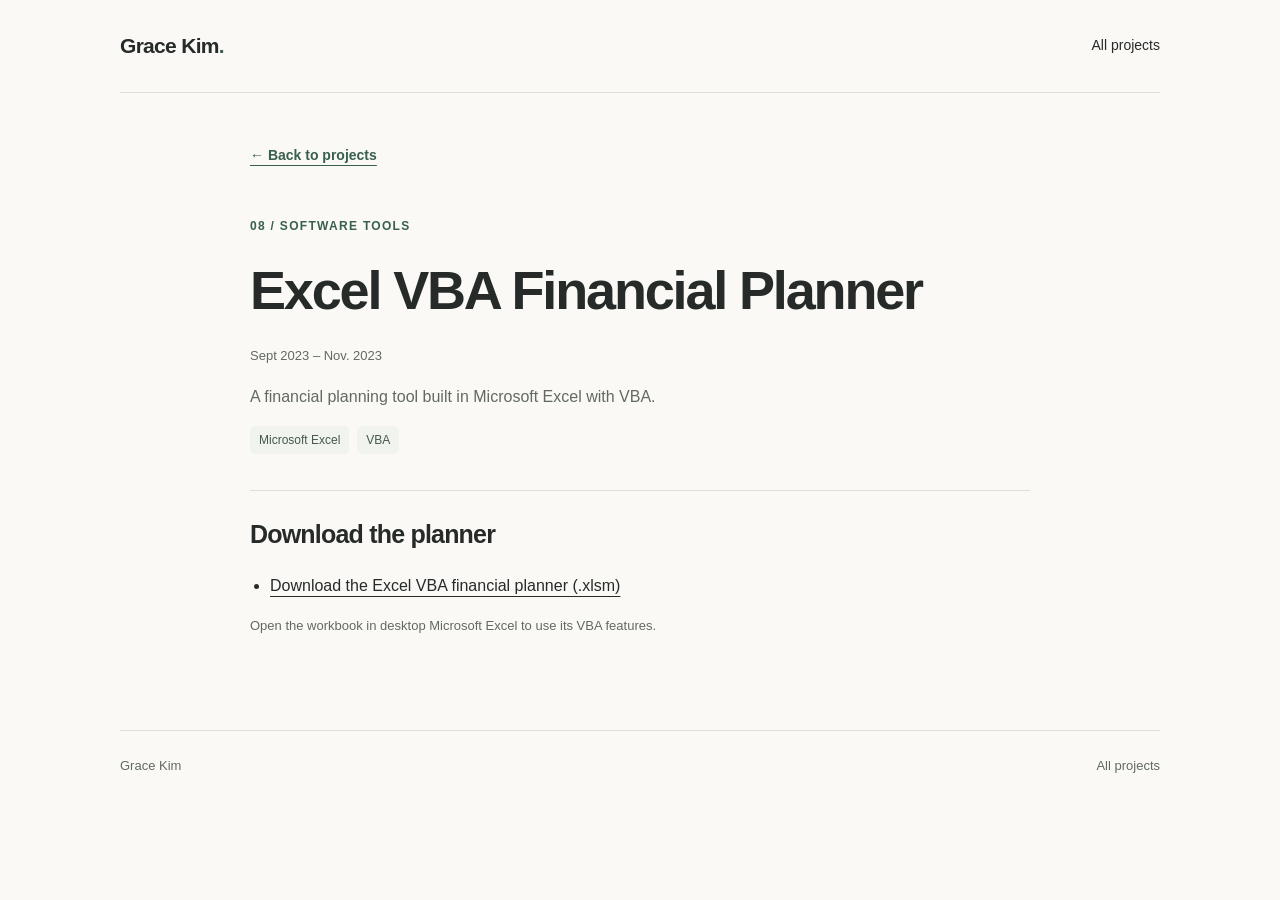
<file: projects/financial-planner.html>
<!DOCTYPE html>
<html lang="en">
<head>
  <meta charset="UTF-8">
  <meta name="viewport" content="width=device-width, initial-scale=1.0">
  <title>Excel VBA Financial Planner | Grace Kim</title>
  <link rel="stylesheet" href="../styles.css">
</head>
<body>
  <a class="skip-link" href="#main">Skip to content</a>
  <header class="site-header">
    <a class="wordmark" href="../index.html">Grace Kim<span aria-hidden="true">.</span></a>
    <nav aria-label="Main navigation"><a href="../index.html#projects">All projects</a></nav>
  </header>
  <main id="main" class="project-detail">
    <a class="text-link" href="../index.html#projects">← Back to projects</a>
    <section class="project-overview" aria-label="Project overview">

          <p class="eyebrow">08 / Software tools</p>
          <h1>Excel VBA Financial Planner</h1>
          <p class="project-date">Sept 2023 – Nov. 2023</p>
          <p>A financial planning tool built in Microsoft Excel with VBA.</p>
          <ul class="tags" aria-label="Project technologies">
            <li>Microsoft Excel</li><li>VBA</li>
          </ul>
        
    </section>
    <!-- Add more sections here for your process, contribution, and results. -->
    <section class="project-attachments" aria-labelledby="attachments-title">
      <h2 id="attachments-title">Download the planner</h2>
      <ul class="attachment-links">
        <li><a href="../assets/projects/financial-planner/kim_grace_individual_project_final.xlsm" download>Download the Excel VBA financial planner (.xlsm)</a></li>
      </ul>
      <p class="section-note">Open the workbook in desktop Microsoft Excel to use its VBA features.</p>
      <!-- ADD ATTACHMENTS HERE. Copy examples from README.md.
           Files for this project belong in assets/projects/financial-planner/.
           From this page, use paths starting with ../assets/projects/financial-planner/.
      -->
    </section>
  </main>
  <footer class="site-footer"><span>Grace Kim</span><a href="../index.html#projects">All projects</a></footer>
</body>
</html>
</file>
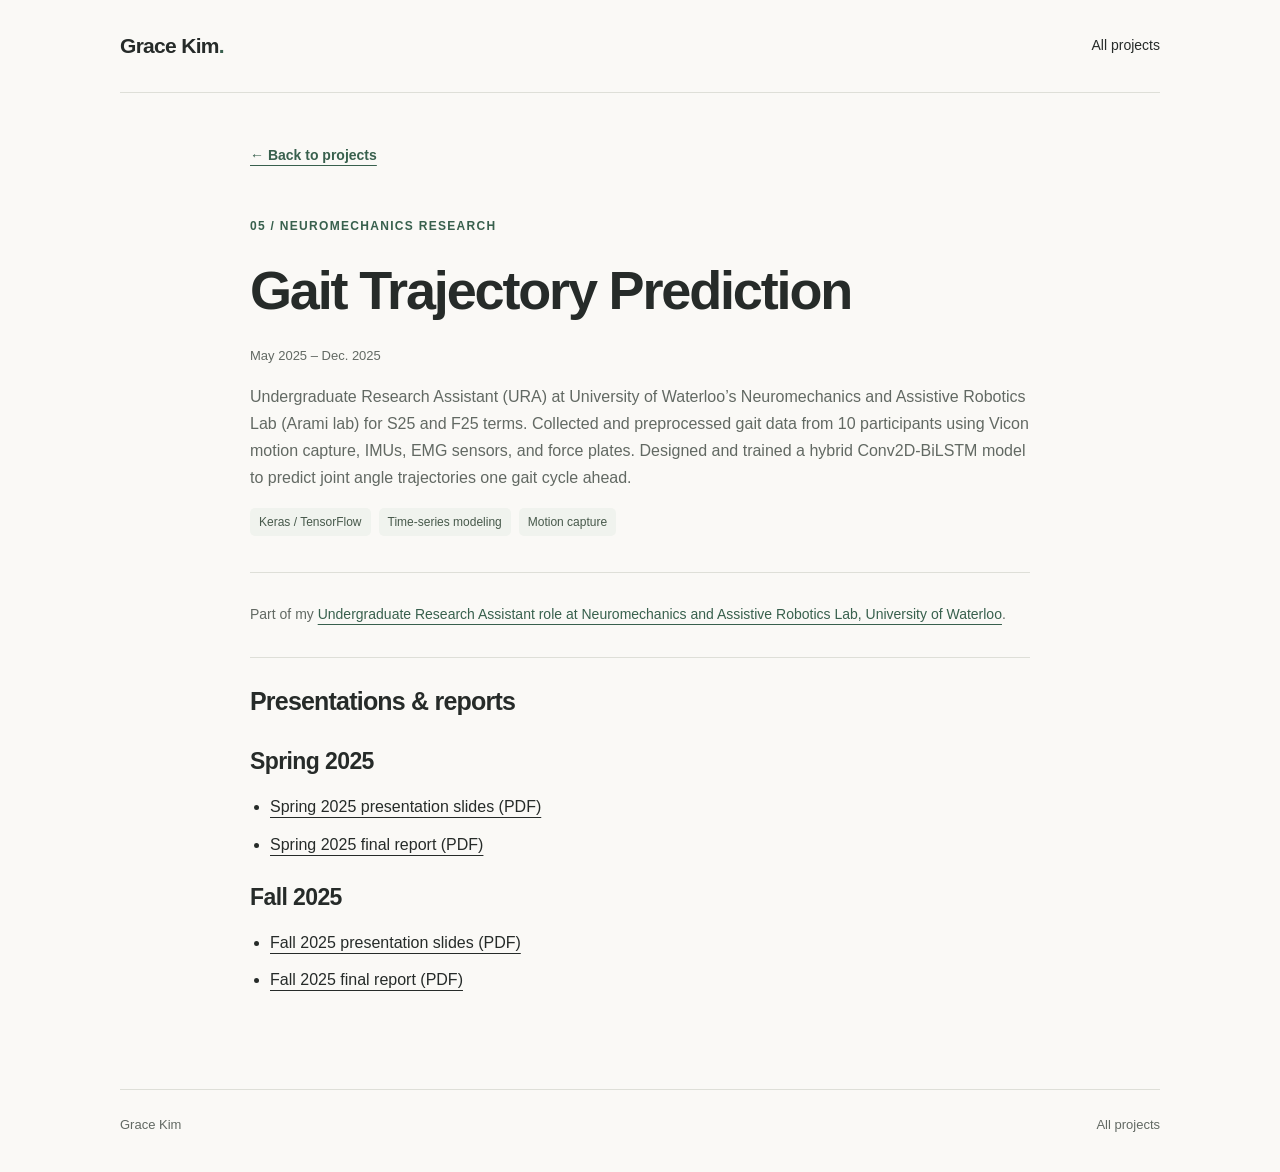
<file: projects/gait-prediction.html>
<!DOCTYPE html>
<html lang="en">
<head>
  <meta charset="UTF-8">
  <meta name="viewport" content="width=device-width, initial-scale=1.0">
  <title>Gait Trajectory Prediction | Grace Kim</title>
  <link rel="stylesheet" href="../styles.css">
</head>
<body>
  <a class="skip-link" href="#main">Skip to content</a>
  <header class="site-header">
    <a class="wordmark" href="../index.html">Grace Kim<span aria-hidden="true">.</span></a>
    <nav aria-label="Main navigation"><a href="../index.html#projects">All projects</a></nav>
  </header>
  <main id="main" class="project-detail">
    <a class="text-link" href="../index.html#projects">← Back to projects</a>
    <section class="project-overview" aria-label="Project overview">

          <p class="eyebrow">05 / Neuromechanics research</p>
          <h1>Gait Trajectory Prediction</h1>
          <p class="project-date">May 2025 – Dec. 2025</p>
          <p>Undergraduate Research Assistant (URA) at University of Waterloo’s Neuromechanics and Assistive Robotics Lab (Arami lab) for S25 and F25 terms. Collected and preprocessed gait data from 10 participants using Vicon motion capture, IMUs, EMG sensors, and force plates. Designed and trained a hybrid Conv2D-BiLSTM model to predict joint angle trajectories one gait cycle ahead.</p>
          <ul class="tags" aria-label="Project technologies">
            <li>Keras / TensorFlow</li><li>Time-series modeling</li><li>Motion capture</li>
          </ul>
        
    </section>
    <aside class="project-context" aria-label="Related experience">
      <p>Part of my <a href="../experience/waterloo-research.html">Undergraduate Research Assistant role at Neuromechanics and Assistive Robotics Lab, University of Waterloo</a>.</p>
    </aside>
    <!-- Add more sections here for your process, contribution, and results. -->
    <section class="project-attachments" aria-labelledby="attachments-title">
      <h2 id="attachments-title">Presentations &amp; reports</h2>
      <h3>Spring 2025</h3>
      <ul class="attachment-links">
        <li><a href="../assets/projects/gait-prediction/s25_presentation.pdf">Spring 2025 presentation slides (PDF)</a></li>
        <li><a href="../assets/projects/gait-prediction/s25_report.pdf">Spring 2025 final report (PDF)</a></li>
      </ul>
      <h3>Fall 2025</h3>
      <ul class="attachment-links">
        <li><a href="../assets/projects/gait-prediction/f25_presentation.pdf">Fall 2025 presentation slides (PDF)</a></li>
        <li><a href="../assets/projects/gait-prediction/f25_report.pdf">Fall 2025 final report (PDF)</a></li>
      </ul>
      <!-- ADD ATTACHMENTS HERE. Copy examples from README.md.
           Files for this project belong in assets/projects/gait-prediction/.
           From this page, use paths starting with ../assets/projects/gait-prediction/.
      -->
    </section>
  </main>
  <footer class="site-footer"><span>Grace Kim</span><a href="../index.html#projects">All projects</a></footer>
</body>
</html>
</file>
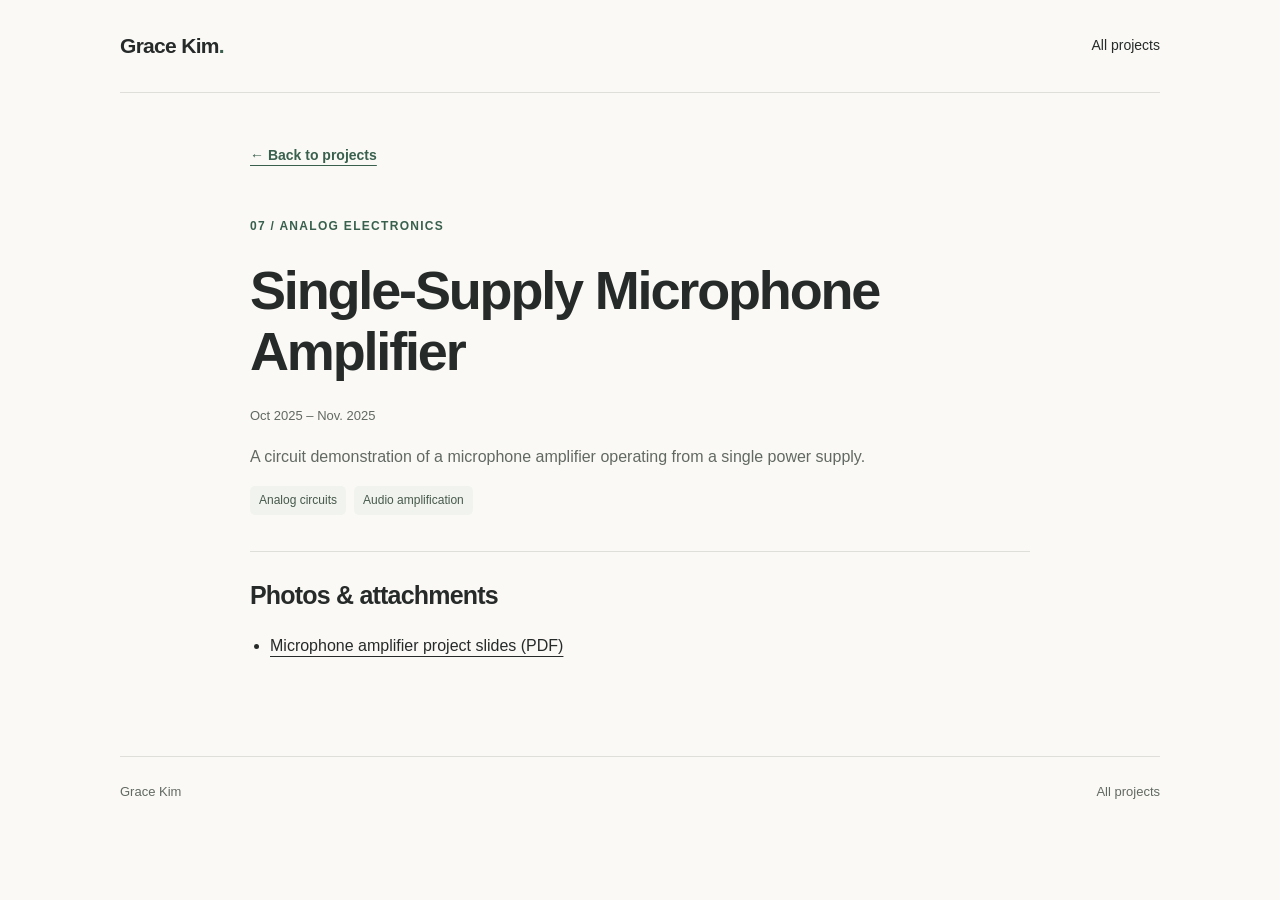
<file: projects/microphone-amplifier.html>
<!DOCTYPE html>
<html lang="en">
<head>
  <meta charset="UTF-8">
  <meta name="viewport" content="width=device-width, initial-scale=1.0">
  <title>Single-Supply Microphone Amplifier | Grace Kim</title>
  <link rel="stylesheet" href="../styles.css">
</head>
<body>
  <a class="skip-link" href="#main">Skip to content</a>
  <header class="site-header">
    <a class="wordmark" href="../index.html">Grace Kim<span aria-hidden="true">.</span></a>
    <nav aria-label="Main navigation"><a href="../index.html#projects">All projects</a></nav>
  </header>
  <main id="main" class="project-detail">
    <a class="text-link" href="../index.html#projects">← Back to projects</a>
    <section class="project-overview" aria-label="Project overview">

          <p class="eyebrow">07 / Analog electronics</p>
          <h1>Single-Supply Microphone Amplifier</h1>
          <p class="project-date">Oct 2025 – Nov. 2025</p>
          <p>A circuit demonstration of a microphone amplifier operating from a single power supply.</p>
          
          <ul class="tags" aria-label="Project topics">
            <li>Analog circuits</li><li>Audio amplification</li>
          </ul>
        
    </section>
    <!-- Add more sections here for your process, contribution, and results. -->
    <section class="project-attachments" aria-labelledby="attachments-title">
      <h2 id="attachments-title">Photos &amp; attachments</h2>
      <ul class="attachment-links">
        <li><a href="../assets/projects/microphone-amplifier/final_project_edit.pdf">Microphone amplifier project slides (PDF)</a></li>
      </ul>
      <!-- ADD ATTACHMENTS HERE. Copy examples from README.md.
           Files for this project belong in assets/projects/microphone-amplifier/.
           From this page, use paths starting with ../assets/projects/microphone-amplifier/.
      -->
    </section>
  </main>
  <footer class="site-footer"><span>Grace Kim</span><a href="../index.html#projects">All projects</a></footer>
</body>
</html>
</file>
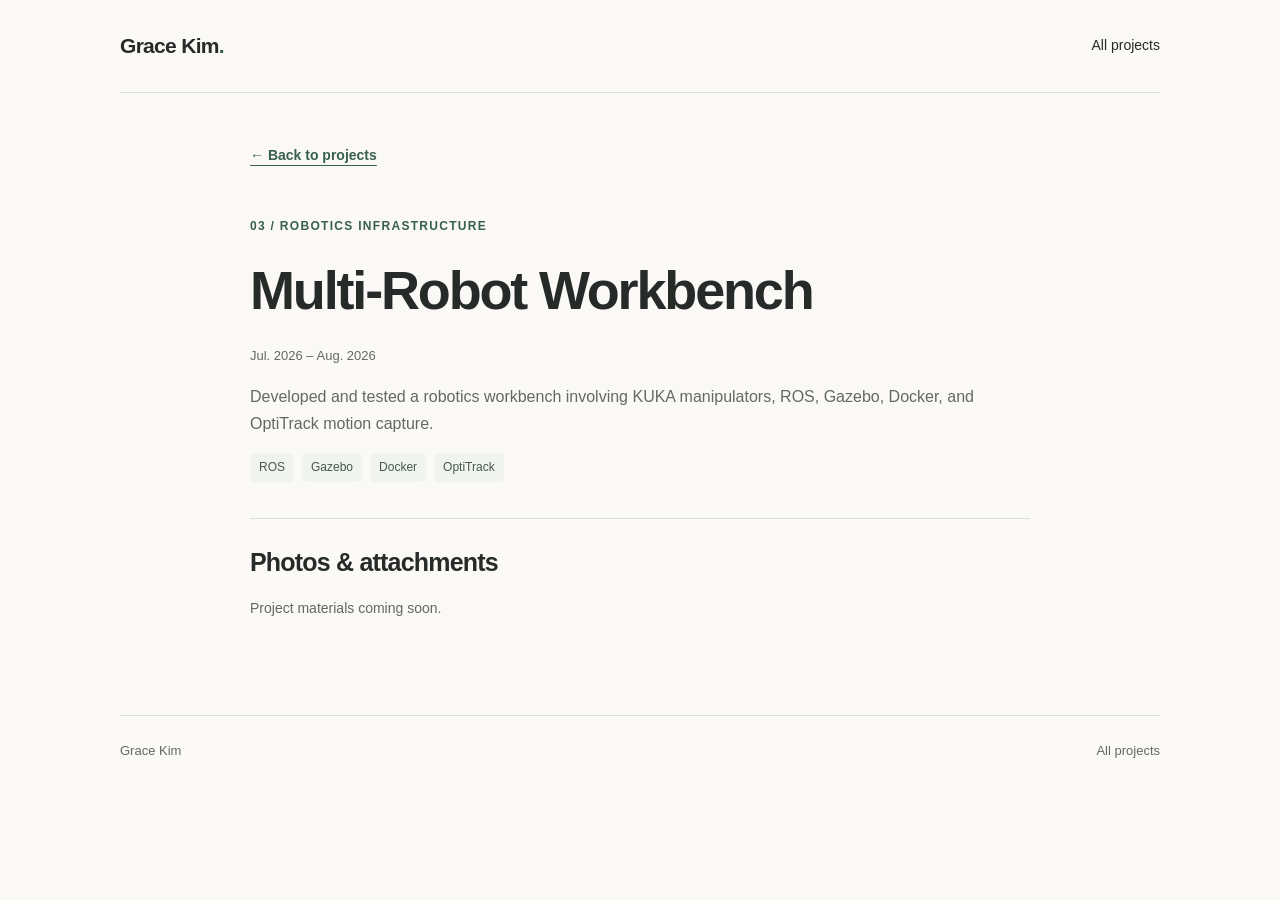
<file: projects/multi-robot-workbench.html>
<!DOCTYPE html>
<html lang="en">
<head>
  <meta charset="UTF-8">
  <meta name="viewport" content="width=device-width, initial-scale=1.0">
  <title>Multi-Robot Workbench | Grace Kim</title>
  <link rel="stylesheet" href="../styles.css">
</head>
<body>
  <a class="skip-link" href="#main">Skip to content</a>
  <header class="site-header">
    <a class="wordmark" href="../index.html">Grace Kim<span aria-hidden="true">.</span></a>
    <nav aria-label="Main navigation"><a href="../index.html#projects">All projects</a></nav>
  </header>
  <main id="main" class="project-detail">
    <a class="text-link" href="../index.html#projects">← Back to projects</a>
    <section class="project-overview" aria-label="Project overview">

        <p class="eyebrow">03 / Robotics infrastructure</p>
        <h1>Multi-Robot Workbench</h1>
        <p class="project-date">Jul. 2026 – Aug. 2026</p>
        <p>
          Developed and tested a robotics workbench involving KUKA manipulators,
          ROS, Gazebo, Docker, and OptiTrack motion capture.
        </p>
        <ul class="tags" aria-label="Project technologies">
          <li>ROS</li><li>Gazebo</li><li>Docker</li><li>OptiTrack</li>
        </ul>
        
    </section>
    <!-- Add more sections here for your process, contribution, and results. -->
    <section class="project-attachments" aria-labelledby="attachments-title">
      <h2 id="attachments-title">Photos &amp; attachments</h2>
      <p class="attachment-empty">Project materials coming soon.</p>
      <!-- ADD ATTACHMENTS HERE. Copy examples from README.md.
           Files for this project belong in assets/projects/multi-robot-workbench/.
           From this page, use paths starting with ../assets/projects/multi-robot-workbench/.
           Remove the "Project materials coming soon" paragraph after adding files.
      -->
    </section>
  </main>
  <footer class="site-footer"><span>Grace Kim</span><a href="../index.html#projects">All projects</a></footer>
</body>
</html>
</file>
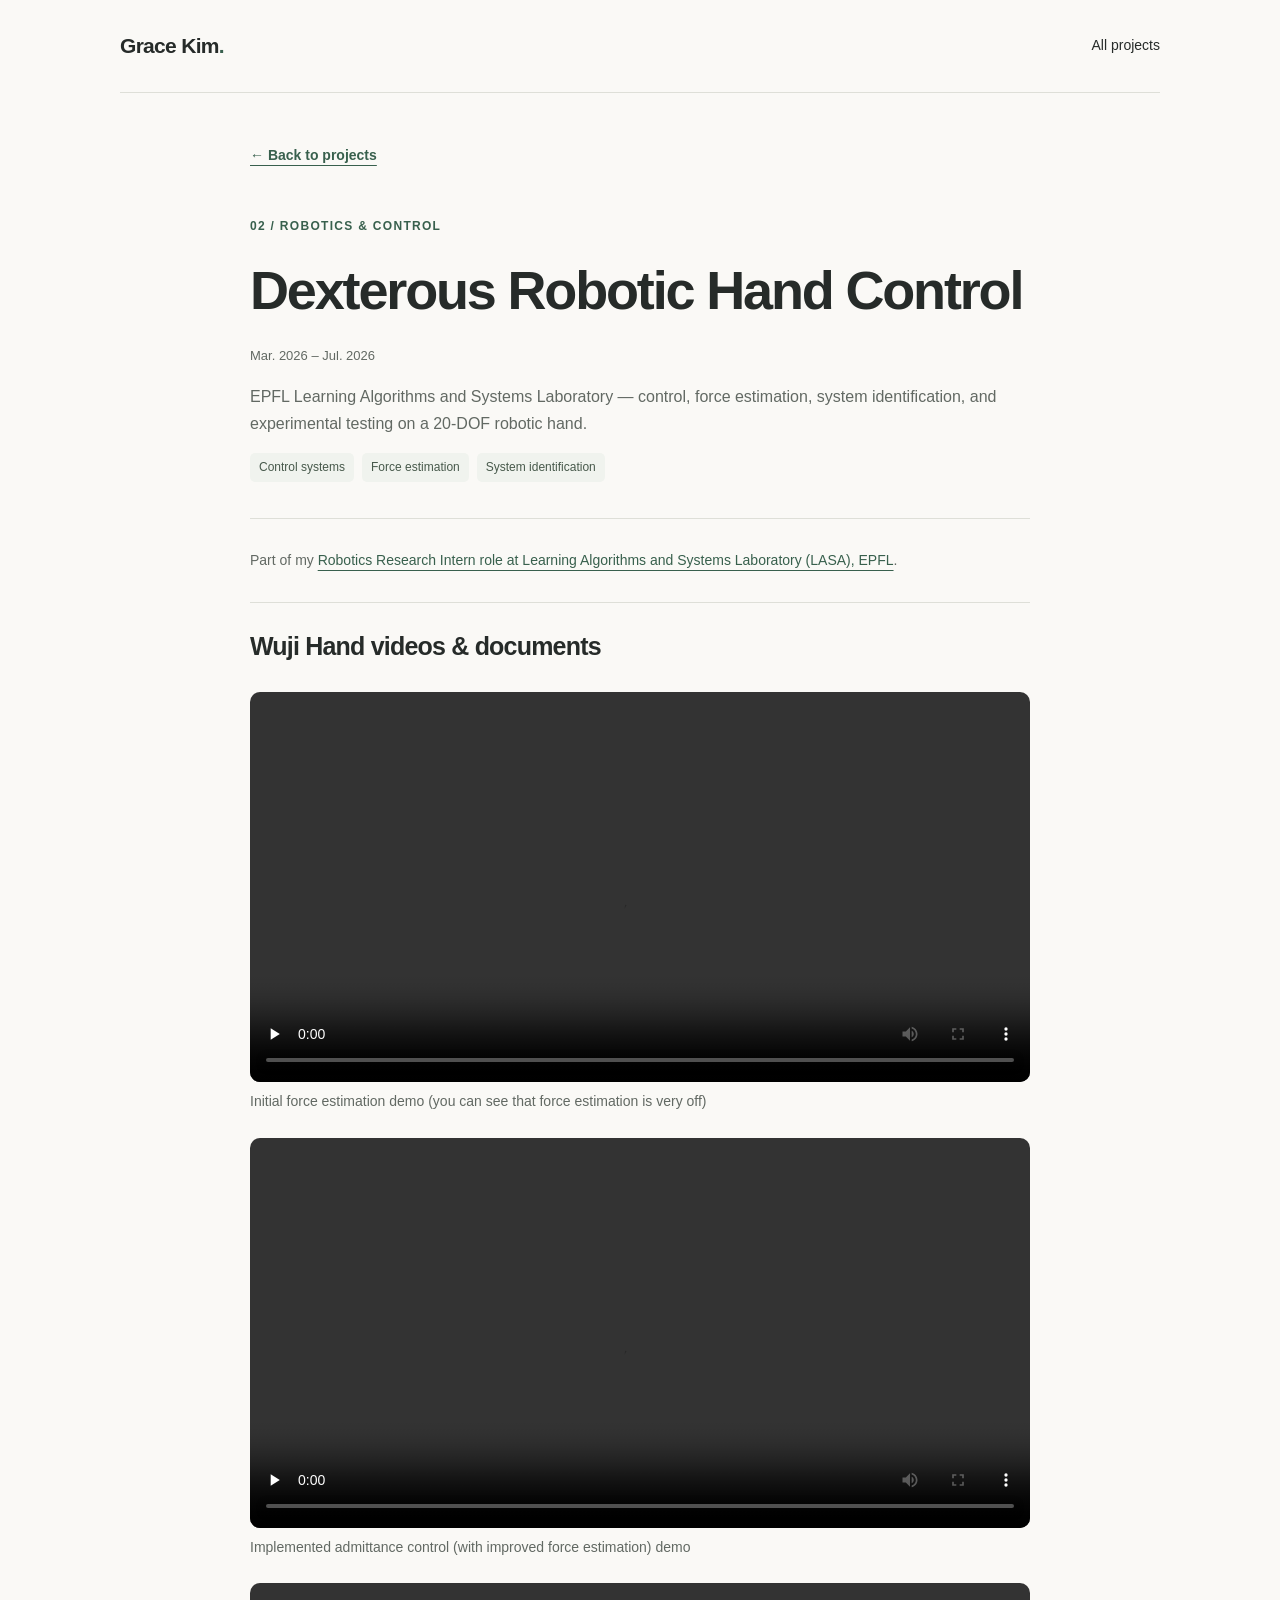
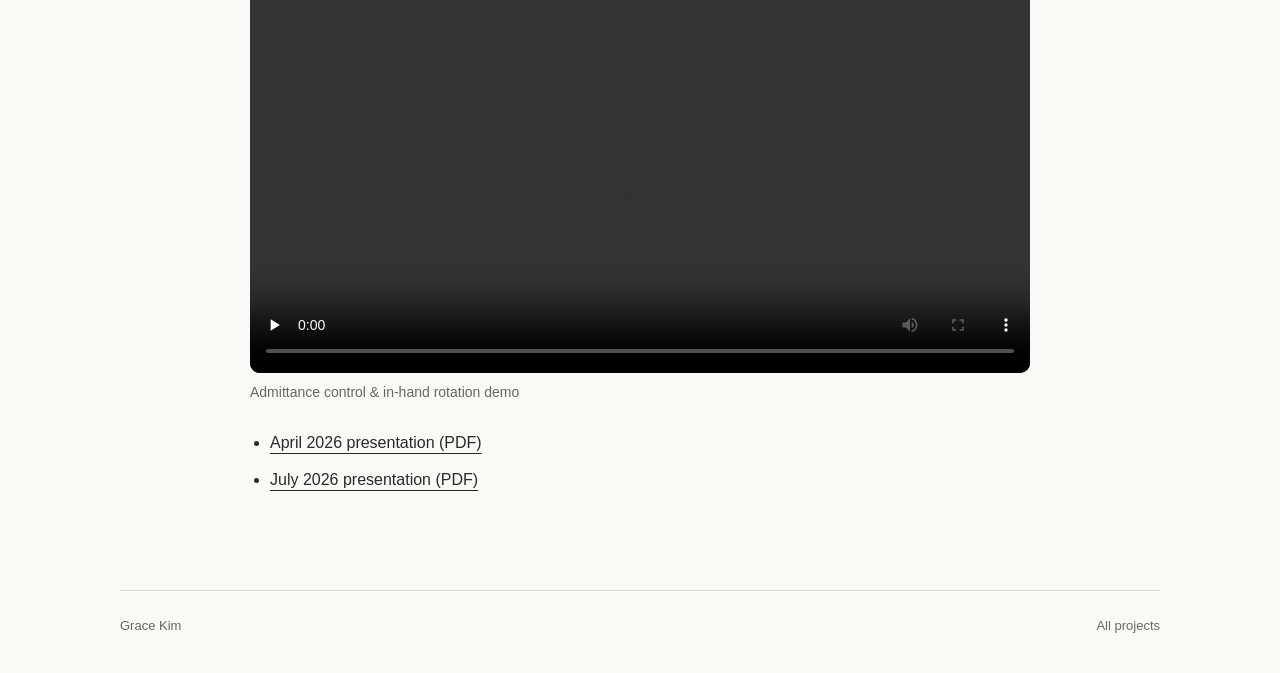
<file: projects/robotic-hand.html>
<!DOCTYPE html>
<html lang="en">
<head>
  <meta charset="UTF-8">
  <meta name="viewport" content="width=device-width, initial-scale=1.0">
  <title>Dexterous Robotic Hand Control | Grace Kim</title>
  <link rel="stylesheet" href="../styles.css">
</head>
<body>
  <a class="skip-link" href="#main">Skip to content</a>
  <header class="site-header">
    <a class="wordmark" href="../index.html">Grace Kim<span aria-hidden="true">.</span></a>
    <nav aria-label="Main navigation"><a href="../index.html#projects">All projects</a></nav>
  </header>
  <main id="main" class="project-detail">
    <a class="text-link" href="../index.html#projects">← Back to projects</a>
    <section class="project-overview" aria-label="Project overview">

        <p class="eyebrow">02 / Robotics &amp; control</p>
        <h1>Dexterous Robotic Hand Control</h1>
        <p class="project-date">Mar. 2026 – Jul. 2026</p>
        <p>
          EPFL Learning Algorithms and Systems Laboratory — control,
          force estimation, system identification, and experimental testing
          on a 20-DOF robotic hand.
        </p>
        <ul class="tags" aria-label="Project topics">
          <li>Control systems</li><li>Force estimation</li><li>System identification</li>
        </ul>
        
        
    </section>
    <aside class="project-context" aria-label="Related experience">
      <p>Part of my <a href="../experience/epfl-research.html">Robotics Research Intern role at Learning Algorithms and Systems Laboratory (LASA), EPFL</a>.</p>
    </aside>
    <!-- Add more sections here for your process, contribution, and results. -->
    <section class="project-attachments" aria-labelledby="attachments-title">
      <h2 id="attachments-title">Wuji Hand videos &amp; documents</h2>
      <figure>
        <video controls playsinline preload="none" aria-label="Initial admittance controller demonstration">
          <source src="../assets/projects/robotic-hand/april.mp4" type="video/mp4">
          Your browser does not support embedded video. <a href="../assets/projects/robotic-hand/april.mp4">Download the April video</a>.
        </video>
        <figcaption>Initial force estimation demo (you can see that force estimation is very off) </figcaption>
      </figure>
      <figure>
        <video controls playsinline preload="none" aria-label="Final admittance controller demonstration">
          <source src="../assets/projects/robotic-hand/0728A%20Edit.mp4" type="video/mp4">
          Your browser does not support embedded video. <a href="../assets/projects/robotic-hand/0728A%20Edit.mp4">Download the July 28 video A</a>.
        </video>
        <figcaption>Implemented admittance control (with improved force estimation) demo</figcaption>
      </figure>
      <figure>
        <video controls playsinline preload="none" aria-label="Final admittance controller + in-hand rotation demonstration">
          <source src="../assets/projects/robotic-hand/0728R%20Edit.mp4" type="video/mp4">
          Your browser does not support embedded video. <a href="../assets/projects/robotic-hand/0728R%20Edit.mp4">Download the July 28 video R</a>.
        </video>
        <figcaption>Admittance control & in-hand rotation demo</figcaption>
      </figure>
      <ul class="attachment-links">
        <li><a href="../assets/projects/robotic-hand/April2026.pdf">April 2026 presentation (PDF)</a></li>
        <li><a href="../assets/projects/robotic-hand/July2026.pdf">July 2026 presentation (PDF)</a></li>
      </ul>
    </section>
  </main>
  <footer class="site-footer"><span>Grace Kim</span><a href="../index.html#projects">All projects</a></footer>
</body>
</html>
</file>
<file: styles.css>
:root {
  color-scheme: light;
  --paper: #faf9f6;
  --ink: #262b29;
  --muted: #626963;
  --accent: #38604d;
  --line: #dedfd8;
}

* { box-sizing: border-box; }
html { scroll-behavior: smooth; scroll-padding-top: 32px; }
body {
  margin: 0;
  background: var(--paper);
  color: var(--ink);
  font-family: -apple-system, BlinkMacSystemFont, "Segoe UI", sans-serif;
  font-size: 16px;
  line-height: 1.7;
  -webkit-font-smoothing: antialiased;
}
a { color: inherit; text-underline-offset: 5px; }
a:hover { color: var(--accent); }
a:focus-visible { outline: 2px solid var(--accent); outline-offset: 6px; }
.site-header, main, .site-footer { width: min(100% - 48px, 1040px); margin-inline: auto; }
.site-header { display: flex; justify-content: space-between; align-items: center; gap: 24px; padding-block: 28px; border-bottom: 1px solid var(--line); }
.wordmark { font-size: 21px; font-weight: 650; letter-spacing: -.7px; text-decoration: none; }
.wordmark span { color: var(--accent); }
nav { display: flex; flex-wrap: wrap; gap: 26px; font-size: 14px; }
nav a, .site-footer a { text-decoration: none; }
nav a:hover, .site-footer a:hover { text-decoration: underline; }
.intro { display: flex; align-items: center; justify-content: space-between; gap: 40px; padding-block: 70px 70px; }
.intro-text { min-width: 0; }
.intro-photo { display: block; width: 290px; height: 290px; max-width: 100%; object-fit: cover; border-radius: 16px; flex-shrink: 0; }
.eyebrow { color: var(--accent); font-size: 12px; font-weight: 600; letter-spacing: 1.3px; text-transform: uppercase; }
h1 { margin: 24px 0; font-size: clamp(42px, 6.5vw, 76px); line-height: 1.12; letter-spacing: -.055em; font-weight: 550; }
.intro h1 { font-size: clamp(38px, 6vw, 68px); }
.intro-description { max-width: 480px; color: var(--muted); font-size: 18px; margin-bottom: 28px; }
.text-link { color: var(--accent); font-size: 14px; font-weight: 600; }
.text-link span { margin-left: 8px; }
.section-heading { display: flex; justify-content: space-between; align-items: baseline; gap: 16px; margin-bottom: 26px; }
h2 { margin: 0; font-size: 25px; font-weight: 550; letter-spacing: -.8px; }
.section-note { font-size: 13px; color: var(--muted); }
.experience { margin-bottom: 80px; }
.experience-date { margin: 0; color: var(--muted); font-size: 13px; padding-top: 2px; }
.experience-company { margin: 0; color: var(--accent); font-size: 14px; }
.experience-company span { color: var(--muted); }
.project-grid { display: grid; grid-template-columns: repeat(2, minmax(0, 1fr)); gap: 24px; }
.project-card { background: #fff; border: 1px solid var(--line); border-radius: 12px; overflow: hidden; }
.project-content { padding: 30px; }
.project-content .eyebrow { margin-top: 0; }
h3 { font-size: 23px; line-height: 1.35; font-weight: 550; letter-spacing: -.6px; margin: 24px 0 14px; }
.project-content > p:not(.eyebrow) { color: var(--muted); margin-bottom: 24px; }
.tags { display: flex; flex-wrap: wrap; gap: 8px; list-style: none; padding: 0; margin: 0; }
.tags li { background: #f0f3ee; color: #47594b; border-radius: 5px; padding: 4px 9px; font-size: 12px; }
.project-content > .text-link { display: inline-block; margin-top: 24px; }
.project-image { display: block; width: 100%; aspect-ratio: 16 / 10; object-fit: cover; }
.project-date { font-size: 13px; }
.about { display: grid; grid-template-columns: 1fr 2fr; gap: 32px; margin-bottom: 48px; padding-block: 48px 64px; border-top: 1px solid var(--line); }
.about p { margin: 0; color: var(--muted); max-width: 580px; }
.contact { display: grid; grid-template-columns: 1fr 2fr; gap: 32px; margin-top: 80px; padding-block: 48px 64px; border-top: 1px solid var(--line); }
.contact p { margin: 0 0 18px; color: var(--muted); }
.contact-links { display: flex; flex-wrap: wrap; gap: 12px 28px; list-style: none; padding: 0; margin: 0; }
.contact-links a { color: var(--accent); overflow-wrap: anywhere; }
.site-footer { display: flex; justify-content: space-between; gap: 20px; padding-block: 24px 36px; border-top: 1px solid var(--line); color: var(--muted); font-size: 13px; }
.skip-link { position: absolute; top: -100px; left: 24px; background: white; padding: 12px; }
.skip-link:focus { top: 12px; }
@media (max-width: 640px) {
  .site-header, main, .site-footer { width: calc(100% - 36px); }
  .site-header { align-items: flex-start; flex-wrap: wrap; }
  nav { gap: 14px; font-size: 13px; }
  .intro { flex-direction: column; align-items: flex-start; padding-block: 64px 72px; }
  .intro-photo { height: auto; aspect-ratio: 1; }
  .intro .eyebrow { max-width: 290px; }
  .project-grid { grid-template-columns: 1fr; }
  .experience { margin-bottom: 56px; }
  .section-heading { flex-direction: column; gap: 4px; }
  .project-content { padding: 24px; }
  .about { grid-template-columns: 1fr; gap: 18px; margin-bottom: 32px; }
  .contact { grid-template-columns: 1fr; gap: 18px; margin-top: 56px; }
}
@media (prefers-reduced-motion: reduce) {
  html { scroll-behavior: auto; }
}

/* Wider 2025 column gives each work term its own position.
   This is a year/term layout, not a month-proportional scale. */
.timeline-hint { color: var(--muted); font-size: 13px; margin: -12px 0 24px; }
.timeline-mobile-hint { display: none; }
.timeline-scroll { padding: 6px; }
.timeline {
  display: grid;
  grid-template-columns: .65fr 1fr 1fr 1fr 1fr .4fr .4fr;
  grid-template-rows: auto auto 56px auto;
  gap: 16px 12px;
  position: relative;
}
.timeline-school { position: relative; padding: 20px; background: #eef2ec; border: 1px solid #d8e1d5; border-radius: 10px; min-width: 0; }
.waterloo { grid-column: 1 / -1; grid-row: 1; border-top: 4px solid var(--accent); }
.waterloo::before, .waterloo::after { content: ""; position: absolute; top: -8px; width: 2px; height: 12px; background: var(--accent); }
.waterloo::before { left: 0; }
.waterloo::after { right: 0; }
.epfl { grid-column: 5 / -1; grid-row: 2; }
.timeline h3 { font-size: 17px; line-height: 1.4; margin: 8px 0; letter-spacing: -.3px; }
.timeline p { margin: 6px 0 0; }
.timeline .eyebrow { font-size: 10px; margin-top: 0; }
.timeline-axis { grid-column: 1 / -1; grid-row: 3; display: grid; grid-template-columns: .65fr 1fr 2fr 1fr .4fr .4fr; gap: 12px; align-items: center; position: relative; }
.timeline-axis::before { content: ""; position: absolute; inset: 50% 0 auto; height: 1px; background: var(--accent); }
.timeline-axis span { position: relative; justify-self: start; background: var(--paper); padding: 0 4px; font-size: 12px; font-weight: 600; color: var(--accent); }
.timeline-jobs { display: contents; }
.timeline-card { position: relative; grid-row: 4; align-self: start; padding: 16px; border: 1px solid var(--line); border-radius: 10px; background: #fff; min-width: 0; overflow-wrap: anywhere; list-style: none; }
.timeline-card::before { content: ""; position: absolute; left: 20px; top: -45px; height: 44px; width: 1px; background: var(--accent); }
.jobs-2024 .timeline-card { grid-column: 2; }
.jobs-2025 .timeline-card:first-child { grid-column: 3; }
.jobs-2025 .timeline-card:last-child { grid-column: 4; }
.jobs-2026 .timeline-card { grid-column: 5 / -1; }
.timeline-card .experience-date { font-size: 11px; }
.timeline-card .experience-company { font-size: 13px; }
.timeline-card .section-note { font-size: 12px; }
.degree-end { display: none; }
.education-connector { position: absolute; left: 20px; bottom: -45px; width: 1px; height: 44px; background: var(--accent); pointer-events: none; }

@media (min-width: 761px) {
  .timeline { grid-template-rows: auto 56px auto; }
  .waterloo { padding-right: 38%; }
  .epfl {
    grid-row: 1;
    align-self: stretch;
    margin: 18px 12px 12px 0;
    z-index: 2;
    background: #f8faf6;
    border-color: #b9cbb5;
  }
  .timeline-axis { grid-row: 2; }
  .timeline-card { grid-row: 3; }
  /* EPFL is inset 12px above the bottom of the shared education row. */
  .epfl .education-connector { bottom: -57px; height: 56px; }
}

@media (max-width: 760px) {
  .timeline-desktop-hint { display: none; }
  .timeline-mobile-hint { display: inline; }
  .timeline { grid-template-columns: minmax(0, 1fr) 40px minmax(0, 1fr); grid-template-rows: repeat(12, auto); gap: 16px 8px; isolation: isolate; }
  /* The green education column spans Waterloo's full degree through April 2028. */
  .timeline::before { content: ""; position: absolute; top: 0; bottom: 0; left: 50%; width: 1px; background: var(--accent); }
  .timeline::after { content: ""; grid-column: 1; grid-row: 2 / 13; background: #eef2ec; border: 1px solid #d8e1d5; border-left: 3px solid var(--accent); border-radius: 10px; z-index: -1; pointer-events: none; }
  .timeline-axis { display: contents; }
  .timeline-axis::before { display: none; }
  .timeline-axis span { grid-column: 2; justify-self: center; align-self: start; }
  .timeline-axis span:nth-child(1) { grid-row: 1; }
  .timeline-axis span:nth-child(2) { grid-row: 3; }
  .timeline-axis span:nth-child(3) { grid-row: 5; }
  .timeline-axis span:nth-child(4) { grid-row: 8; }
  .timeline-axis span:nth-child(5) { grid-row: 10; }
  .timeline-axis span:nth-child(6) { grid-row: 11; }
  .timeline-school { padding: 12px; margin-left: 8px; align-self: start; }
  .education-connector { left: auto; right: -29px; top: 20px; bottom: auto; width: 28px; height: 1px; }
  .waterloo { grid-column: 1; grid-row: 2; border-top-width: 1px; }
  .waterloo::before, .waterloo::after { display: none; }
  .epfl { grid-column: 1; grid-row: 9; margin-right: 8px; background: #f8faf6; border-color: #b9cbb5; }
  .timeline-card { padding: 12px; }
  .jobs-2024 .timeline-card { grid-column: 3; grid-row: 4; }
  .jobs-2025 .timeline-card:first-child { grid-column: 3; grid-row: 6; }
  .jobs-2025 .timeline-card:last-child { grid-column: 3; grid-row: 7; }
  .jobs-2026 .timeline-card { grid-column: 3; grid-row: 9; }
  .timeline-card::before { left: -29px; top: 20px; height: 1px; width: 28px; }
  .timeline h3 { font-size: 15px; }
  .timeline-school > p:not(.eyebrow) { font-size: 12px; }
  .timeline-school, .timeline-card { overflow-wrap: break-word; }
  .timeline .degree-end { display: block; grid-column: 1; grid-row: 12; padding: 8px 12px; margin: 0 0 0 8px; border-bottom: 3px solid var(--accent); font-size: 12px; color: var(--accent); }
}

/* A real title link covers the card, supporting mouse and keyboard navigation. */
.project-card { position: relative; }
.project-card-link { text-decoration: none; }
.project-card-link::after { content: ""; position: absolute; inset: 0; }
.project-card:hover { border-color: var(--accent); }
.project-card:focus-within { outline: 2px solid var(--accent); outline-offset: 4px; }
.project-card-cta { display: block; margin-top: 24px; color: var(--accent); font-size: 14px; font-weight: 600; }
.project-detail { max-width: 780px; padding-block: 48px 80px; }
.project-overview { padding-block: 36px 36px; }
.project-overview h1 { font-size: clamp(32px, 5vw, 54px); letter-spacing: -.04em; overflow-wrap: anywhere; }
.project-overview > p:not(.eyebrow) { color: var(--muted); }
.project-attachments { border-top: 1px solid var(--line); padding-top: 22px; }
.attachment-empty, .project-attachments figcaption { color: var(--muted); font-size: 14px; }
.project-attachments figure { margin: 24px 0; }
.project-attachments img, .project-attachments video { display: block; width: 100%; height: auto; border-radius: 10px; }
.project-attachments img.detail-photo { width: 88%; max-width: 640px; margin-inline: auto; }
.project-attachments figcaption { margin-top: 8px; }
.carousel-frame { display: grid; grid-template-columns: 40px minmax(0, 1fr) 40px; align-items: center; gap: 12px; }
.carousel-frame figure { grid-column: 2; grid-row: 1; min-width: 0; }
.carousel-button { display: grid; place-items: center; width: 40px; height: 40px; border: 1px solid var(--line); border-radius: 50%; background: #fff; color: var(--ink); font-size: 22px; line-height: 1; cursor: pointer; }
.carousel-button:hover { border-color: var(--accent); color: var(--accent); }
.carousel-button:focus-visible { outline: 2px solid var(--accent); outline-offset: 4px; }
.carousel-previous { grid-column: 1; grid-row: 1; }
.carousel-next { grid-column: 3; grid-row: 1; }
.carousel-status { margin: 12px 0 0; color: var(--muted); font-size: 13px; text-align: center; }
.attachment-links { padding-left: 20px; }
.attachment-links li { margin-block: 10px; }

/* Timeline entries use the same full-card navigation as projects. */
.timeline-card { position: relative; }
.timeline-card-link { text-decoration: none; }
.timeline-card-link::after { content: ""; position: absolute; inset: 0; z-index: 1; border-radius: 10px; }
.timeline-card:hover, .timeline-school:hover { border-color: var(--accent); }
.timeline-card:focus-within, .timeline-school:focus-within { outline: 2px solid var(--accent); outline-offset: 4px; }
.timeline-card-link { color: var(--accent); }
.timeline-card-link:hover { text-decoration: underline; }
.detail-organization { font-size: 20px; }
.detail-section { border-top: 1px solid var(--line); padding-top: 32px; }
.detail-list { padding-left: 20px; }
.detail-list li + li { margin-top: 14px; }
.related-projects { display: grid; gap: 24px; margin-top: 24px; }
.related-projects h3 { margin-top: 0; }
.project-context { border-top: 1px solid var(--line); padding-block: 16px; color: var(--muted); font-size: 14px; }
.project-context a { color: var(--accent); }
</file>
